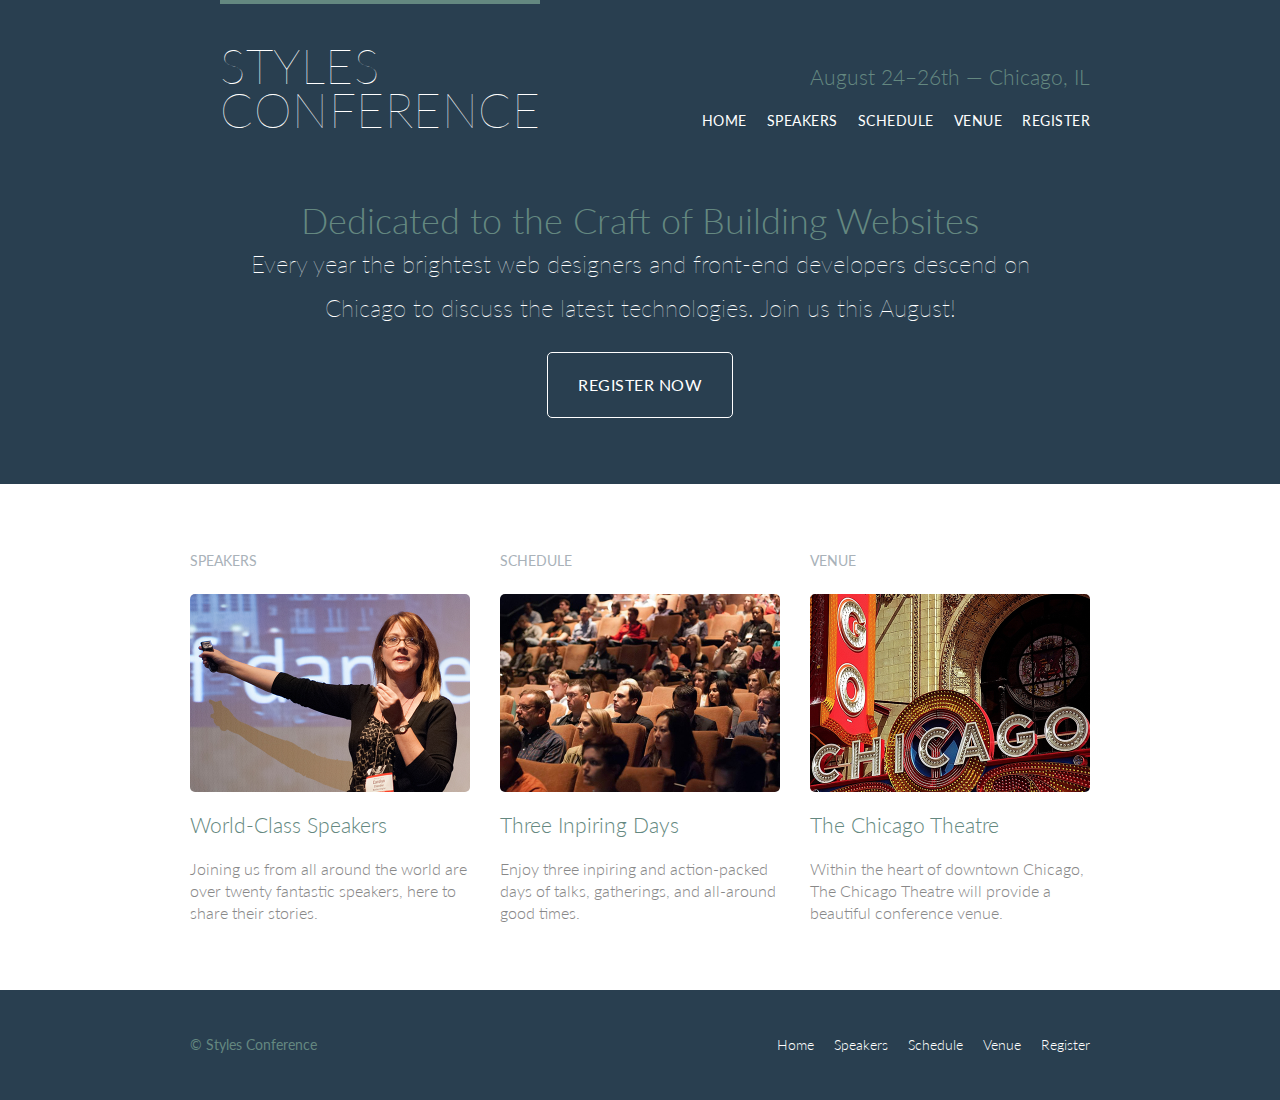
<file: index.html>
<!DOCTYPE html>
<html lang="en">
<head>
  <meta charset="utf-8">
  <title>Styles Conference</title>
  <link rel="stylesheet" href="assets/stylesheets/main.css">
  <link href='https://fonts.googleapis.com/css?family=Lato:400,100,300' rel='stylesheet'>
</head>
<body>
  <header class="primary-header container group">
    <section class="container">
      <h1 class="logo">
        <a href="index.html">Styles <br> Conference</a>
      </h1>
    </section>
    <h3 class="tagline">August 24&ndash;26th &mdash; Chicago, IL</h3>
    <nav class="nav primary-nav">
      <ul>
        <li><a href="index.html">Home</a></li><!--
        --><li><a href="speakers.html">Speakers</a></li><!--
        --><li><a href="schedule.html">Schedule</a></li><!--
        --><li><a href="venue.html">Venue</a></li><!--
        --><li><a href="register.html">Register</a></li>
      </ul>
    </nav>
  </header>
  <section class="hero container">
    <h2>Dedicated to the Craft of Building Websites</h2>
    <p>Every year the brightest web designers and front-end developers descend on Chicago to discuss the latest technologies. Join us this August!</p>
    <a href="register.html" class="btn btn-alt">Register Now</a>
  </section>
  <section class="row">
    <div class="grid">
      <section class="teaser col-1-3">
        <h5>Speakers</h5>
        <a href="speakers.html">
          <img src="assets/images/home/speakers.jpg" alt="Professional Speaker">
          <h3>World-Class Speakers</h3>
        </a>
        <p>Joining us from all around the world are over twenty fantastic speakers, here to share their stories.</p>
      </section><!-- comment to prevent extra white space
      --><section class="teaser col-1-3">
        <h5>Schedule</h5>
        <a href="schedule.html">
          <img src="assets/images/home/schedule.jpg" alt="Schedule">
          <h3>Three Inpiring Days</h3>
        </a>
        <p>Enjoy three inpiring and action-packed days of talks, gatherings, and all-around good times.</p>
      </section><!-- comment to prevent extra white space
      --><section class="teaser col-1-3">
        <h5>Venue</h5>
        <a href="venue.html">
          <img src="assets/images/home/venue.jpg" alt="Venue">
          <h3>The Chicago Theatre</h3>
        </a>
        <p>Within the heart of downtown Chicago, The Chicago Theatre will provide a beautiful conference venue.</p>
      </section>
    </div>
  </section>
  <footer class="container primary-footer group">
    <small>&copy; Styles Conference</small>
    <nav class="nav">
      <ul>
        <li><a href="index.html">Home</a></li><!--
        --><li><a href="speakers.html">Speakers</a></li><!--
        --><li><a href="schedule.html">Schedule</a></li><!--
        --><li><a href="venue.html">Venue</a></li><!--
        --><li><a href="register.html">Register</a></li>
      </ul>
    </nav>
  </footer>
</body>
</html>
</file>
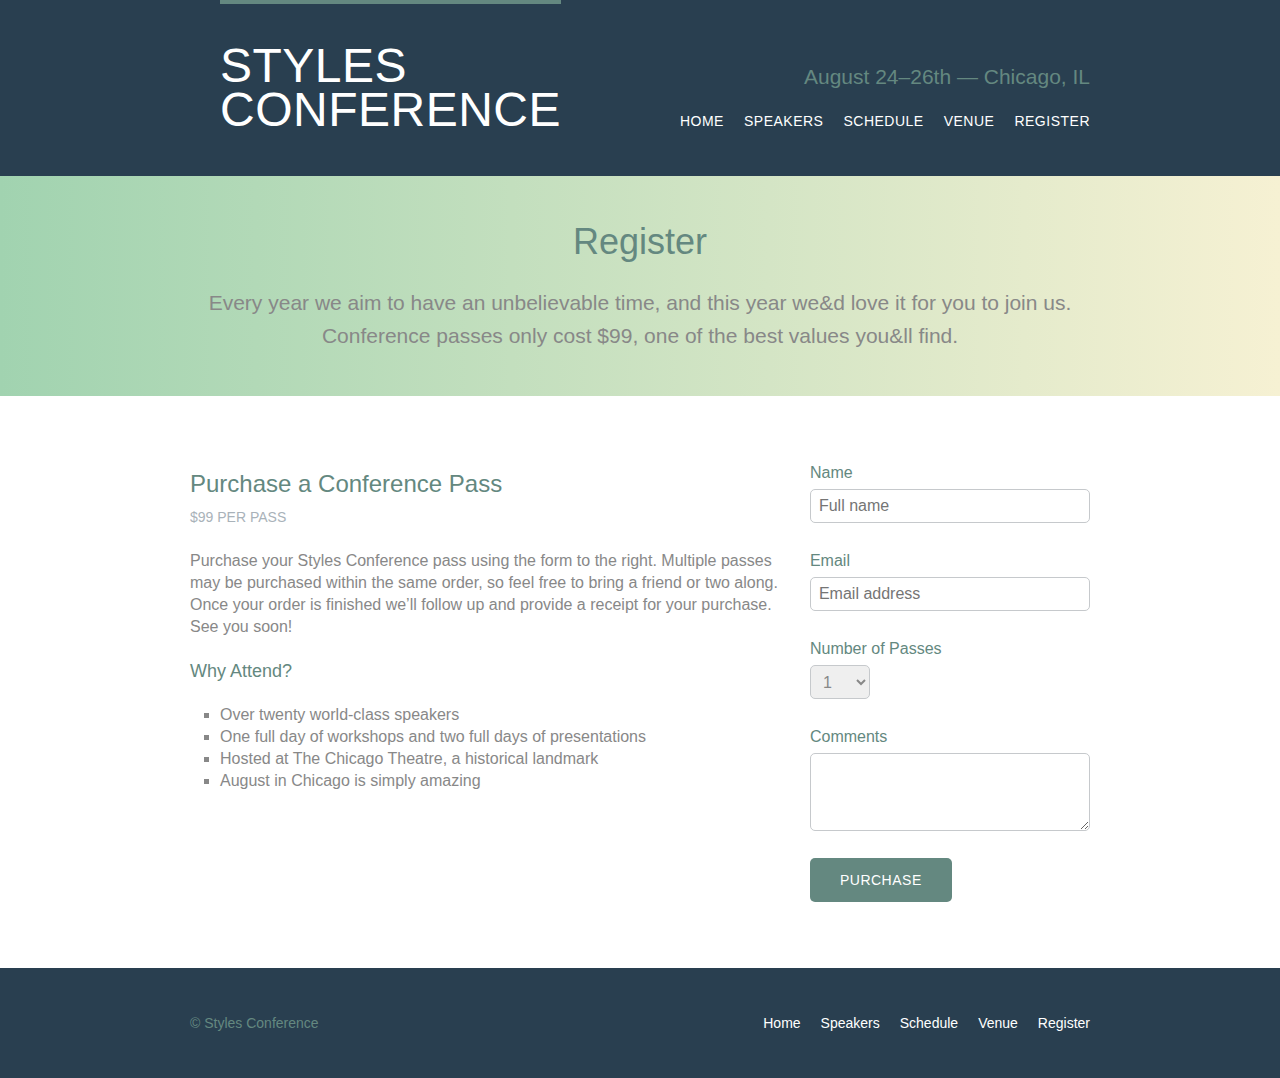
<file: register.html>
<!DOCTYPE html>
<html lang="en">
<head>
  <meta charset="utf-8">
  <title>Styles Conference</title>
  <link rel="stylesheet" href="assets/stylesheets/main.css">
</head>
<body>
  <header class="primary-header container group">
    <section class="container">
      <h1 class="logo">
        <a href="index.html">Styles <br> Conference</a>
      </h1>
    </section>
    <h3 class="tagline">August 24&ndash;26th &mdash; Chicago, IL</h3>
    <nav class="nav primary-nav">
      <ul>
        <li><a href="index.html">Home</a></li><!--
        --><li><a href="speakers.html">Speakers</a></li><!--
        --><li><a href="schedule.html">Schedule</a></li><!--
        --><li><a href="venue.html">Venue</a></li><!--
        --><li><a href="register.html">Register</a></li>
      </ul>
    </nav>
  </header>
  <section class="row-alt">
    <div class="lead container">
      <h1>Register</h1>
      <p>Every year we aim to have an unbelievable time, and this year we&amp;d love it for you to join us. Conference passes only cost $99, one of the best values you&amp;ll find.</p>
    </div>
  </section>
  <section class="row">
    <div class="grid">
      <section class="col-2-3">
        <h2>Purchase a Conference Pass</h2>
        <h5>$99 per Pass</h5>
        <p>Purchase your Styles Conference pass using the form to the right. Multiple passes may be purchased within the same order, so feel free to bring a friend or two along. Once your order is finished we&#8217;ll follow up and provide a receipt for your purchase. See you soon!</p>
        <h4>Why Attend?</h4>
        <ul class="why-attend">
          <li>Over twenty world-class speakers</li>
          <li>One full day of workshops and two full days of presentations</li>
          <li>Hosted at The Chicago Theatre, a historical landmark</li>
          <li>August in Chicago is simply amazing</li>
        </ul>
      </section><!--
      --><form class="col-1-3" action="#" method="post">
        <fieldset class="register-group">
          <label>
            Name
            <input type="text" name="name" placeholder="Full name" required>
          </label>
          <label>
            Email
            <input type="email" name="email" placeholder="Email address" required>
          </label>
          <label>
            Number of Passes
            <select name="quantity" required>
              <option value="1" selected>1</option>
              <option value="2">2</option>
              <option value="3">3</option>
              <option value="4">4</option>
              <option value="5">5</option>
            </select>
          </label>
          <label>
            Comments
            <textarea name="comments"></textarea>
          </label>
        </fieldset>
        <input class="btn btn-default" type="submit" name="submit" value="Purchase">
      </form>
    </div>
  </section>
  <footer class="container primary-footer group">
    <small>&copy; Styles Conference</small>
    <nav class="nav">
      <ul>
        <li><a href="index.html">Home</a></li><!--
        --><li><a href="speakers.html">Speakers</a></li><!--
        --><li><a href="schedule.html">Schedule</a></li><!--
        --><li><a href="venue.html">Venue</a></li><!--
        --><li><a href="register.html">Register</a></li>
      </ul>
    </nav>
  </footer>
</body>
</html>
</file>
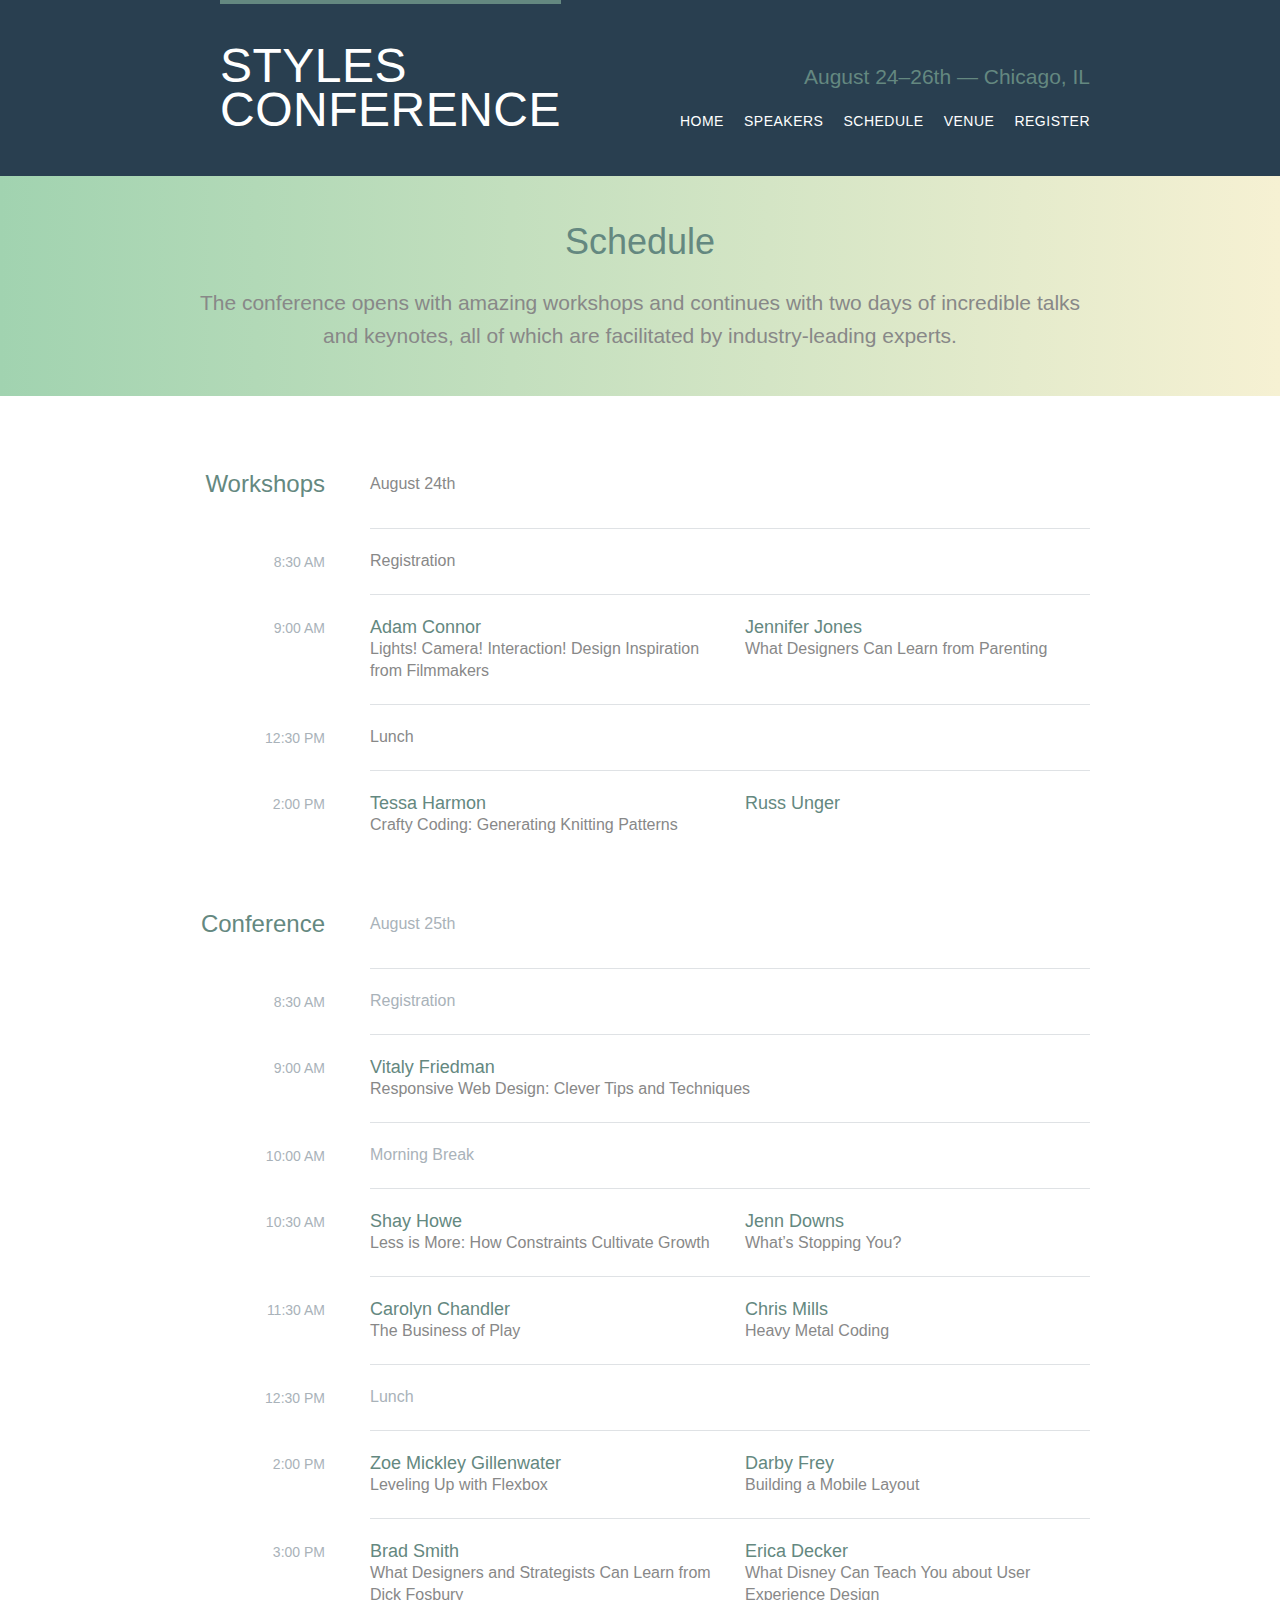
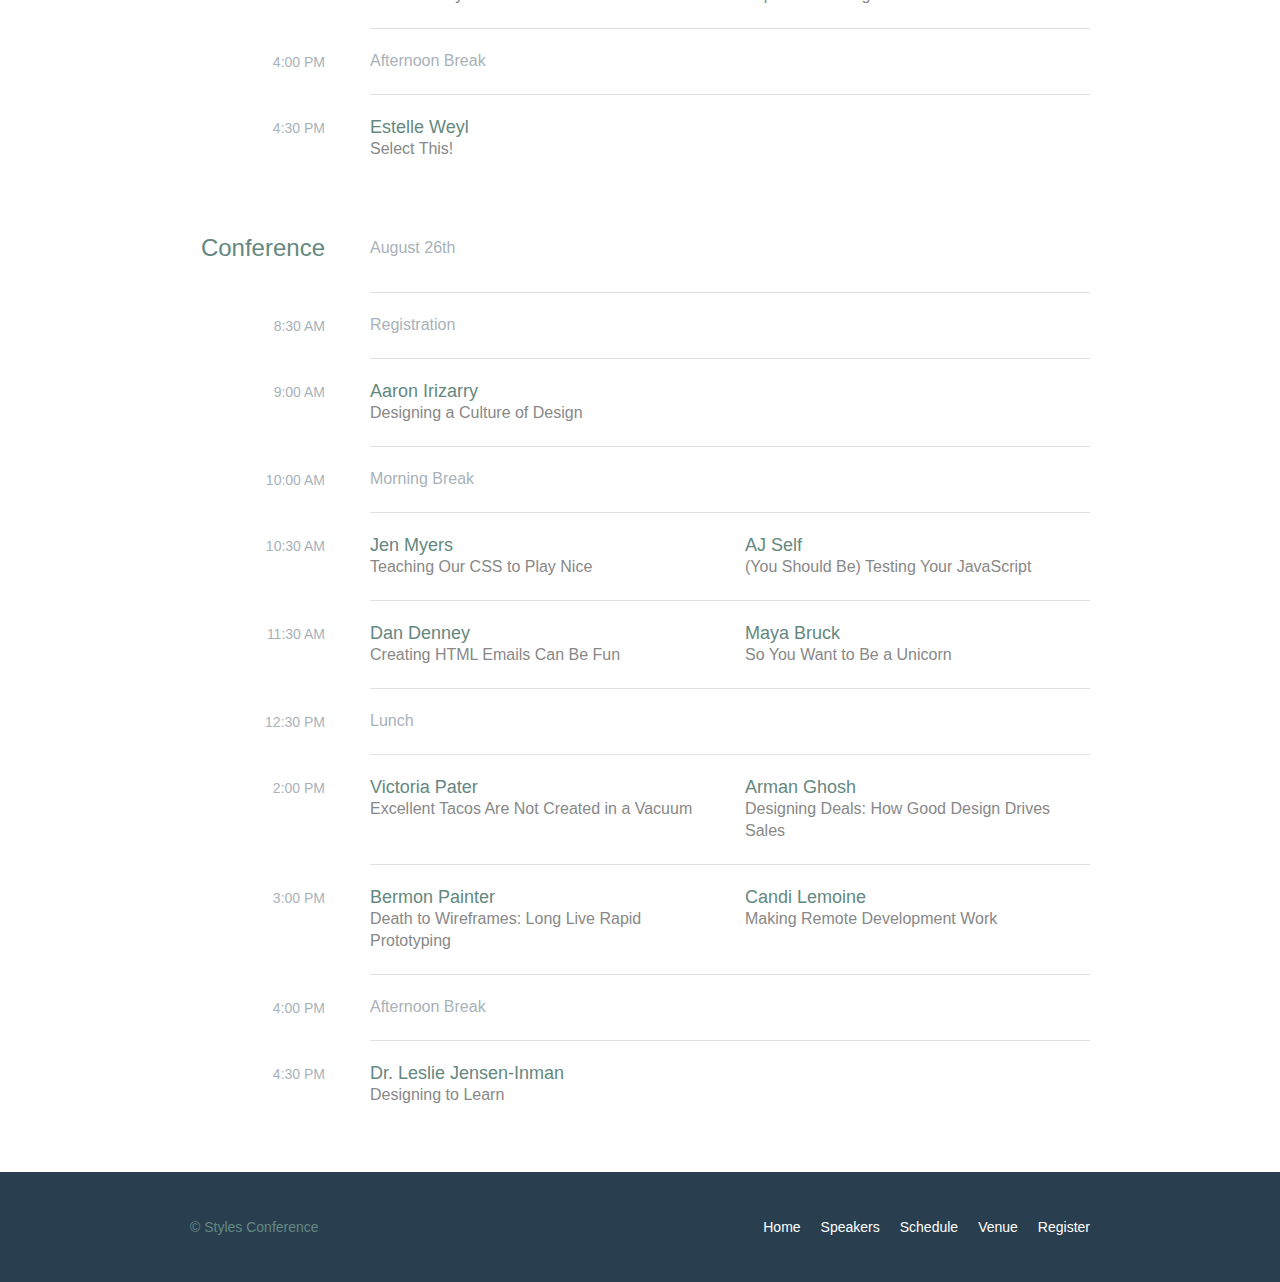
<file: schedule.html>
<!DOCTYPE html>
<html lang="en">
<head>
  <meta charset="utf-8">
  <title>Styles Conference</title>
  <link rel="stylesheet" href="assets/stylesheets/main.css">
</head>
<body>
  <header class="primary-header container group">
    <section class="container">
      <h1 class="logo">
        <a href="index.html">Styles <br> Conference</a>
      </h1>
    </section>
    <h3 class="tagline">August 24&ndash;26th &mdash; Chicago, IL</h3>
    <nav class="nav primary-nav">
      <ul>
        <li><a href="index.html">Home</a></li><!--
        --><li><a href="speakers.html">Speakers</a></li><!--
        --><li><a href="schedule.html">Schedule</a></li><!--
        --><li><a href="venue.html">Venue</a></li><!--
        --><li><a href="register.html">Register</a></li>
      </ul>
    </nav>
  </header>
    <section class="row-alt">
    <div class="lead container">
      <h1>Schedule</h1>
      <p>The conference opens with amazing workshops and continues with two days of incredible talks and keynotes, all of which are facilitated by industry-leading experts.</p>
    </div>
  </section>
  <section class="row">
    <div class="container">
      <table>
        <thead>
          <tr>
            <th scope="row">
              Workshops
            </th>
            <td colspan="2">
              August 24th
            </td>
          </tr>
        </thead>
        <tbody>
          <tr>
            <th scope="row">
              <time datetime="08:30:00">8:30 AM</time>
            </th>
            <td colspan="2">
              Registration
            </td>
          </tr>
          <tr>
            <th scope="row">
              <time datetime="09:00:00">9:00 AM</time>
            </th>
            <td>
              <a href="speakers.html#adam-connor">
                <h4>Adam Connor</h4>
                Lights! Camera! Interaction! Design Inspiration from Filmmakers
              </a>
            </td>
            <td>
              <a href="speakers.html#jennifer-jones">
                <h4>Jennifer Jones</h4>
                What Designers Can Learn from Parenting
              </a>
            </td>
          </tr>
          <tr>
            <th scope="row">
              <time datetime="12:30:00">12:30 PM</time>
            </th>
            <td colspan="2">
              Lunch
            </td>
          </tr>
          <tr>
            <th scope="row">
              <time datetime="14:00:00">2:00 PM</time>
            </th>
            <td>
              <a href="speakers.html#tessa-harmon">
                <h4>Tessa Harmon</h4>
                Crafty Coding: Generating Knitting Patterns
              </a>
            </td>
            <td>
              <a href="speakers.html#russ-unger">
                <h4>Russ Unger</h4>
              </a>
            </td>
          </tr>
        </tbody>
      </table>
      <table>
        <thead>
          <tr>
            <th scope="row">
              Conference
            </th>
            <td class="schedule-offset" colspan="2">
              August 25th
            </td>
          </tr>
        </thead>
        <tbody>
          <tr>
            <th scope="row">
              <time datetime="08:30:00">8:30 AM</time>
            </th>
            <td class="schedule-offset" colspan="2">
              Registration
            </td>
          </tr>
          <tr>
            <th scope="row">
              <time datetime="09:00:00">9:00 AM</time>
            </th>
            <td colspan="2">
              <a href="speakers.html#vitaly-friedman">
                <h4>Vitaly Friedman</h4>
                Responsive Web Design: Clever Tips and Techniques
              </a>
            </td>
          </tr>
          <tr>
            <th scope="row">
              <time datetime="10:00:00">10:00 AM</time>
            </th>
            <td class="schedule-offset" colspan="2">
              Morning Break
            </td>
          </tr>
          <tr>
            <th scope="row">
              <time datetime="10:30:00">10:30 AM</time>
            </th>
            <td>
              <a href="speakers.html#shay-howe">
                <h4>Shay Howe</h4>
                Less is More: How Constraints Cultivate Growth
              </a>
            </td>
            <td>
              <a href="speakers.html#jenn-downs">
                <h4>Jenn Downs</h4>
                What&#8217;s Stopping You?
              </a>
            </td>
          </tr>
          <tr>
            <th scope="row">
              <time datetime="11:30:00">11:30 AM</time>
            </th>
            <td>
              <a href="speakers.html#carolyn-chandler">
                <h4>Carolyn Chandler</h4>
                The Business of Play
              </a>
            </td>
            <td>
              <a href="speakers.html#chris-mills">
                <h4>Chris Mills</h4>
                Heavy Metal Coding
              </a>
            </td>
          </tr>
          <tr>
            <th scope="row">
              <time datetime="12:30:00">12:30 PM</time>
            </th>
            <td class="schedule-offset" colspan="2">
              Lunch
            </td>
          </tr>
          <tr>
            <th scope="row">
              <time datetime="14:00">2:00 PM</time>
            </th>
            <td>
              <a href="speakers.html#zoe-mickley-gillenwater">
                <h4>Zoe Mickley Gillenwater</h4>
                Leveling Up with Flexbox
              </a>
            </td>
            <td>
              <a href="speakers.html#darby-frey">
                <h4>Darby Frey</h4>
                Building a Mobile Layout
              </a>
            </td>
          </tr>
          <tr>
            <th scope="row">
              <time datetime="15:00:00">3:00 PM</time>
            </th>
            <td>
              <a href="speakers.html#brad-smith">
                <h4>Brad Smith</h4>
                What Designers and Strategists Can Learn from Dick Fosbury
              </a>
            </td>
            <td>
              <a href="speakers.html#erica-decker">
                <h4>Erica Decker</h4>
                What Disney Can Teach You about User Experience Design
              </a>
            </td>
          </tr>
          <tr>
            <th scope="row">
              <time datetime="16:00:00">4:00 PM</time>
            </th>
            <td class="schedule-offset" colspan="2">
              Afternoon Break
            </td>
          </tr>
          <tr>
            <th scope="row">
              <time datetime="16:30:00">4:30 PM</time>
            </th>
            <td colspan="2">
              <a href="speakers.html#estelle-weyl">
                <h4>Estelle Weyl</h4>
                Select This!
              </a>
            </td>
          </tr>
        </tbody>
      </table>
      <table>
        <thead>
          <tr>
            <th scope="row">
              Conference
            </th>
            <td class="schedule-offset" colspan="2">
              August 26th
            </td>
          </tr>
        </thead>
        <tbody>
          <tr>
            <th scope="row">
              <time datetime="08:30:00">8:30 AM</time>
            </th>
            <td class="schedule-offset" colspan="2">
              Registration
            </td>
          </tr>
          <tr>
            <th scope="row">
              <time datetime="09:00:00">9:00 AM</time>
            </th>
            <td colspan="2">
              <a href="speakers.html#aaron-irizarry">
                <h4>Aaron Irizarry</h4>
                Designing a Culture of Design
              </a>
            </td>
          </tr>
          <tr>
            <th scope="row">
              <time datetime="10:00:00">10:00 AM</time>
            </th>
            <td class="schedule-offset" colspan="2">
              Morning Break
            </td>
          </tr>
          <tr>
            <th scope="row">
              <time datetime="10:30:00">10:30 AM</time>
            </th>
            <td>
              <a href="speakers.html#jen-myers">
                <h4>Jen Myers</h4>
                Teaching Our CSS to Play Nice
              </a>
            </td>
            <td>
              <a href="speakers.html#aj-self">
                <h4>AJ Self</h4>
                (You Should Be) Testing Your JavaScript
              </a>
            </td>
          </tr>
          <tr>
            <th scope="row">
              <time datetime="11:30:00">11:30 AM</time>
            </th>
            <td>
              <a href="speakers.html#dan-denney">
                <h4>Dan Denney</h4>
                Creating HTML Emails Can Be Fun
              </a>
            </td>
            <td>
              <a href="speakers.html#maya-bruck">
                <h4>Maya Bruck</h4>
                So You Want to Be a Unicorn
              </a>
            </td>
          </tr>
          <tr>
            <th scope="row">
              <time datetime="12:30:00">12:30 PM</time>
            </th>
            <td class="schedule-offset" colspan="2">
              Lunch
            </td>
          </tr>
          <tr>
            <th scope="row">
              <time datetime="14:00">2:00 PM</time>
            </th>
            <td>
              <a href="speakers.html#victoria-pater">
                <h4>Victoria Pater</h4>
                Excellent Tacos Are Not Created in a Vacuum
              </a>
            </td>
            <td>
              <a href="speakers.html#arman-ghosh">
                <h4>Arman Ghosh</h4>
                Designing Deals: How Good Design Drives Sales
              </a>
            </td>
          </tr>
          <tr>
            <th scope="row">
              <time datetime="15:00:00">3:00 PM</time>
            </th>
            <td>
              <a href="speakers.html#bermon-painter">
                <h4>Bermon Painter</h4>
                Death to Wireframes: Long Live Rapid Prototyping
              </a>
            </td>
            <td>
              <a href="speakers.html#candi-lemoine">
                <h4>Candi Lemoine</h4>
                Making Remote Development Work
              </a>
            </td>
          </tr>
          <tr>
            <th scope="row">
              <time datetime="16:00:00">4:00 PM</time>
            </th>
            <td class="schedule-offset" colspan="2">
              Afternoon Break
            </td>
          </tr>
          <tr>
            <th scope="row">
              <time datetime="16:30:00">4:30 PM</time>
            </th>
            <td colspan="2">
              <a href="speakers.html#leslie-jensen-inman">
                <h4>Dr. Leslie Jensen-Inman</h4>
                Designing to Learn
              </a>
            </td>
          </tr>
        </tbody>
      </table>
    </div>
  </section>
  <footer class="container primary-footer group">
    <small>&copy; Styles Conference</small>
    <nav class="nav">
      <ul>
        <li><a href="index.html">Home</a></li><!--
        --><li><a href="speakers.html">Speakers</a></li><!--
        --><li><a href="schedule.html">Schedule</a></li><!--
        --><li><a href="venue.html">Venue</a></li><!--
        --><li><a href="register.html">Register</a></li>
      </ul>
    </nav>
  </footer>
</body>
</html>
</file>
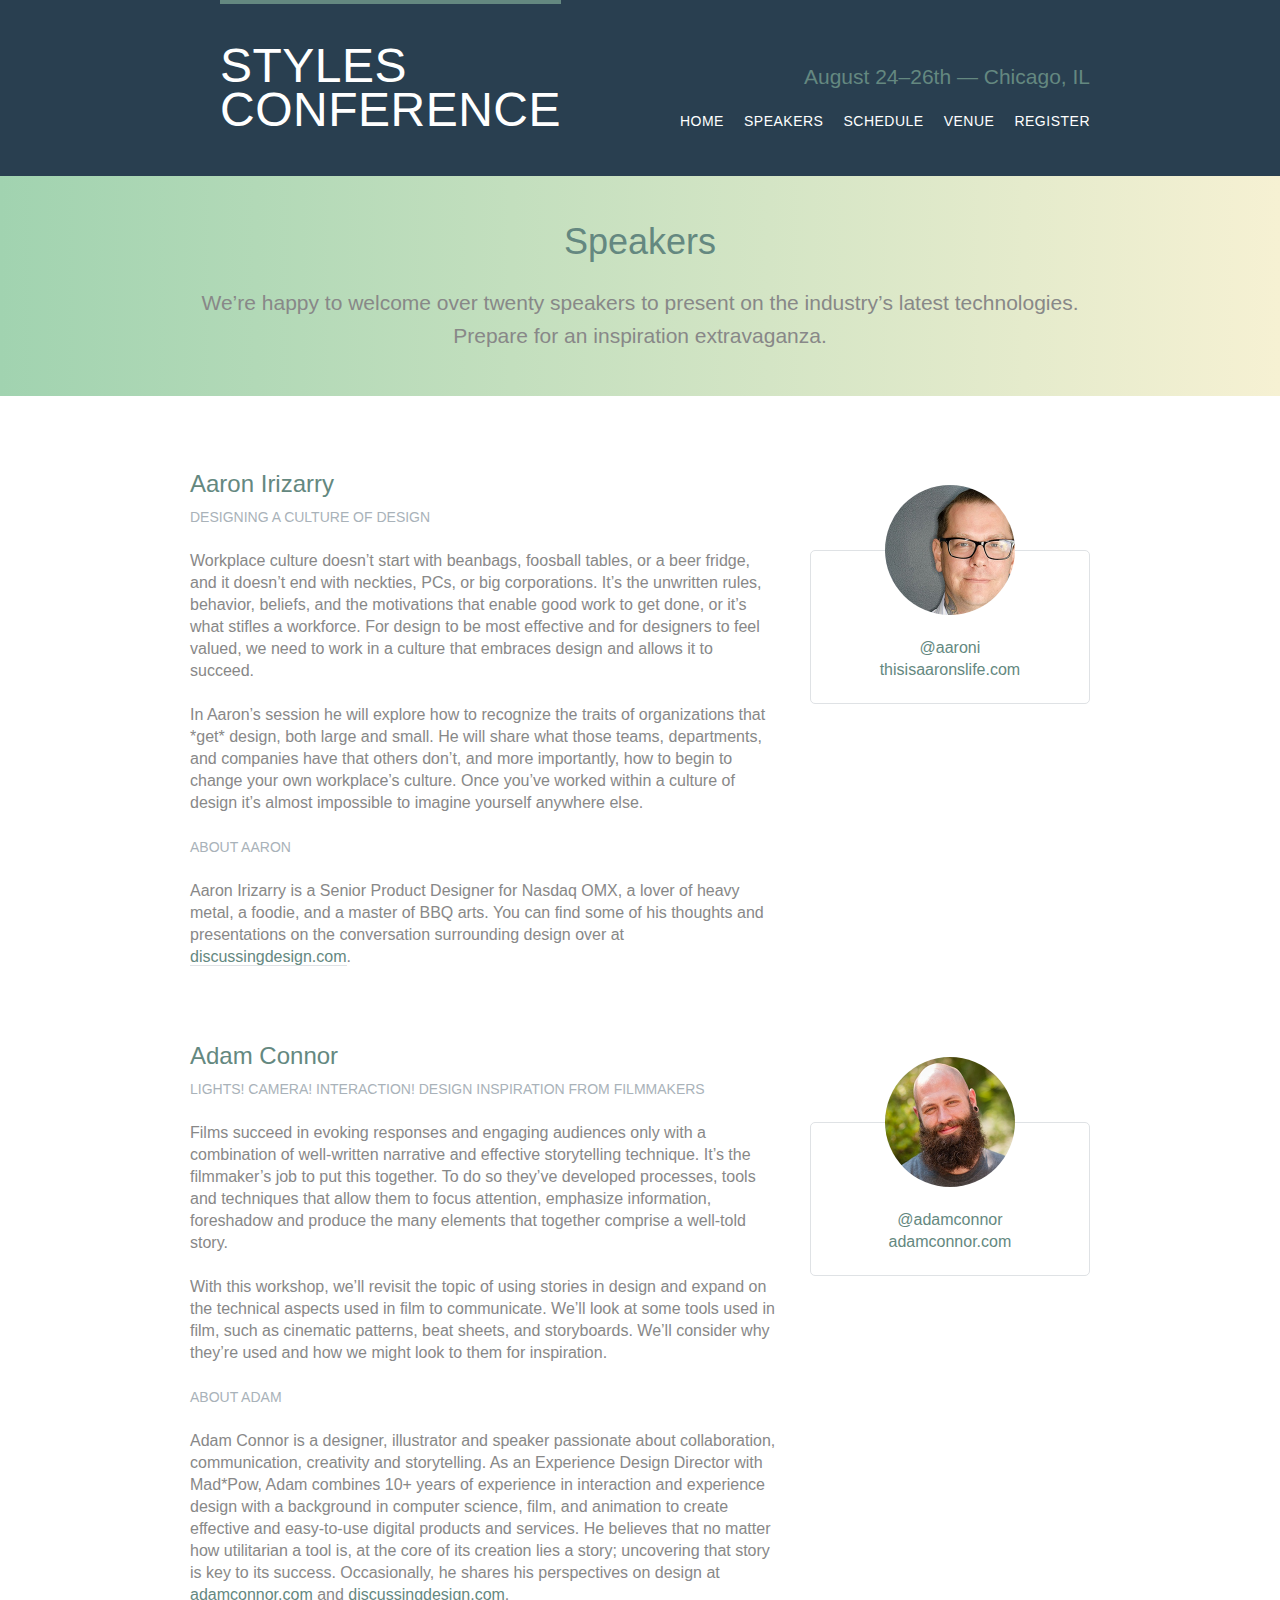
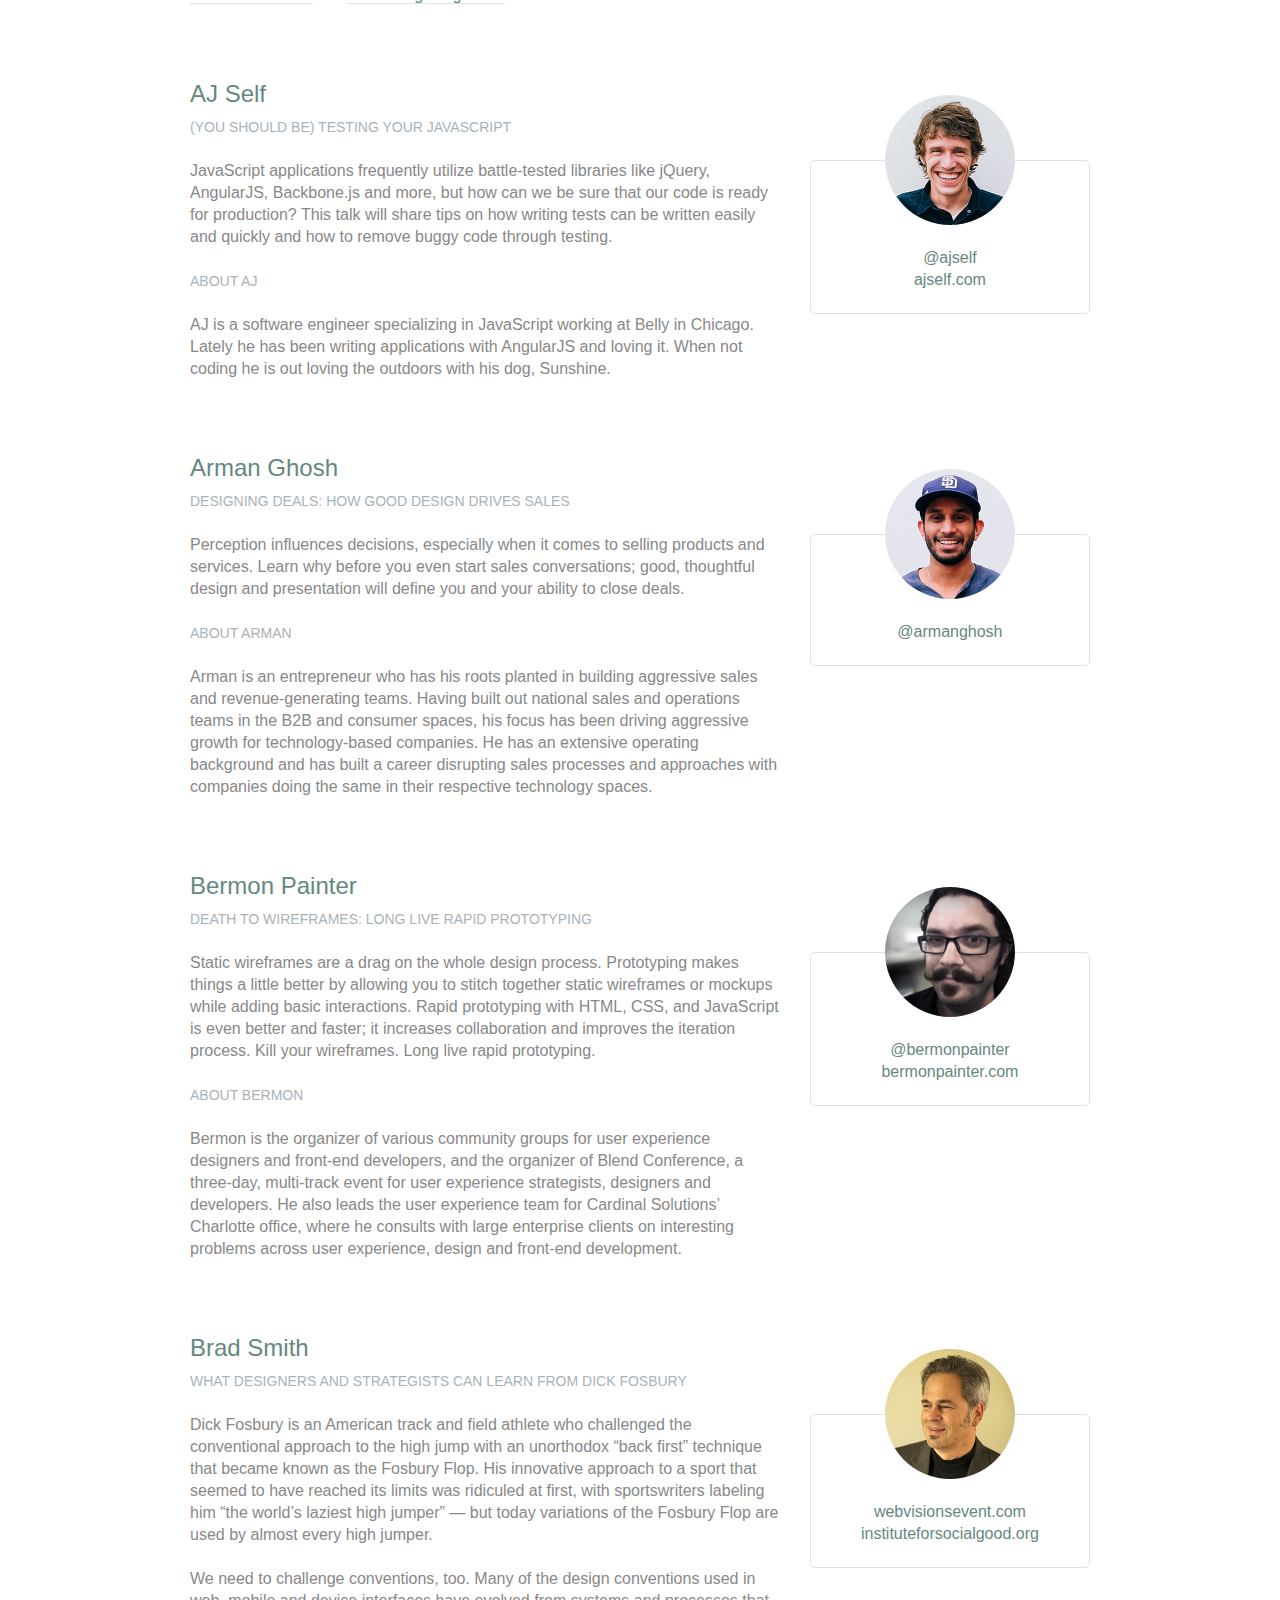
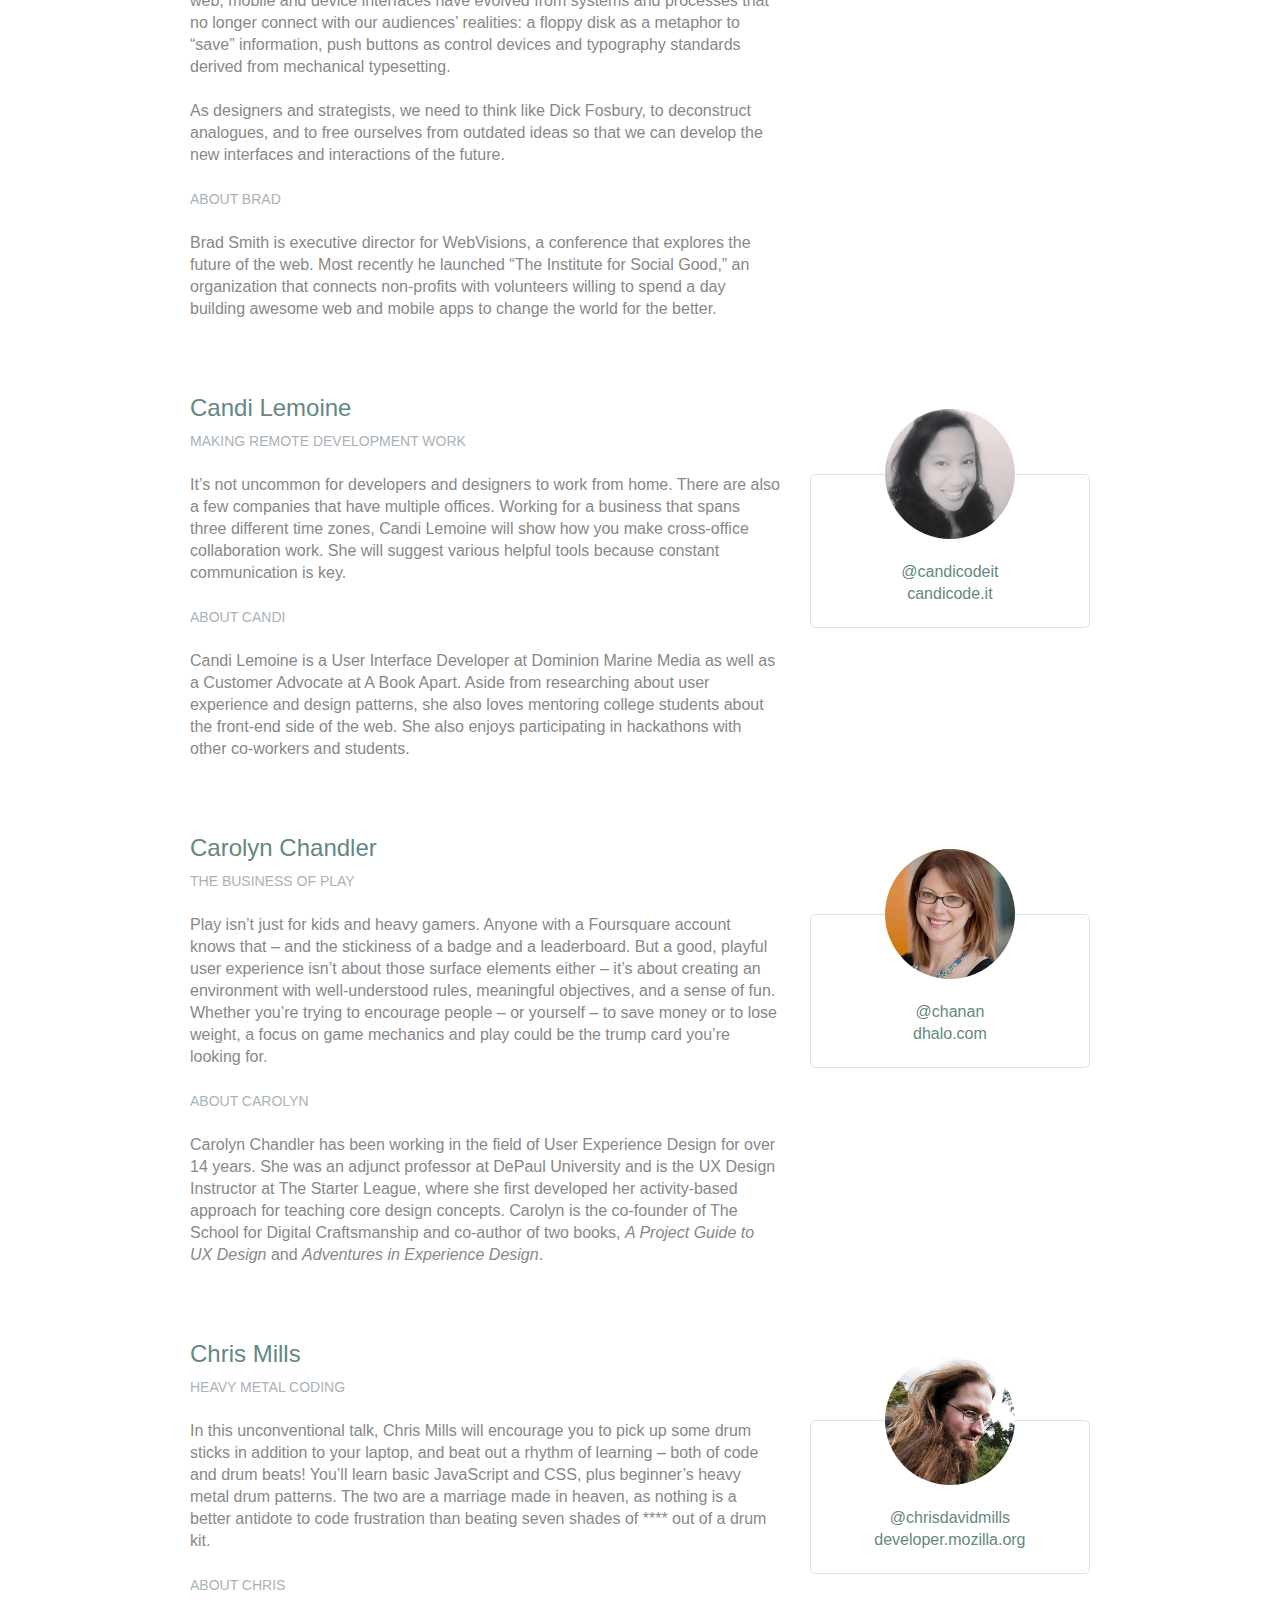
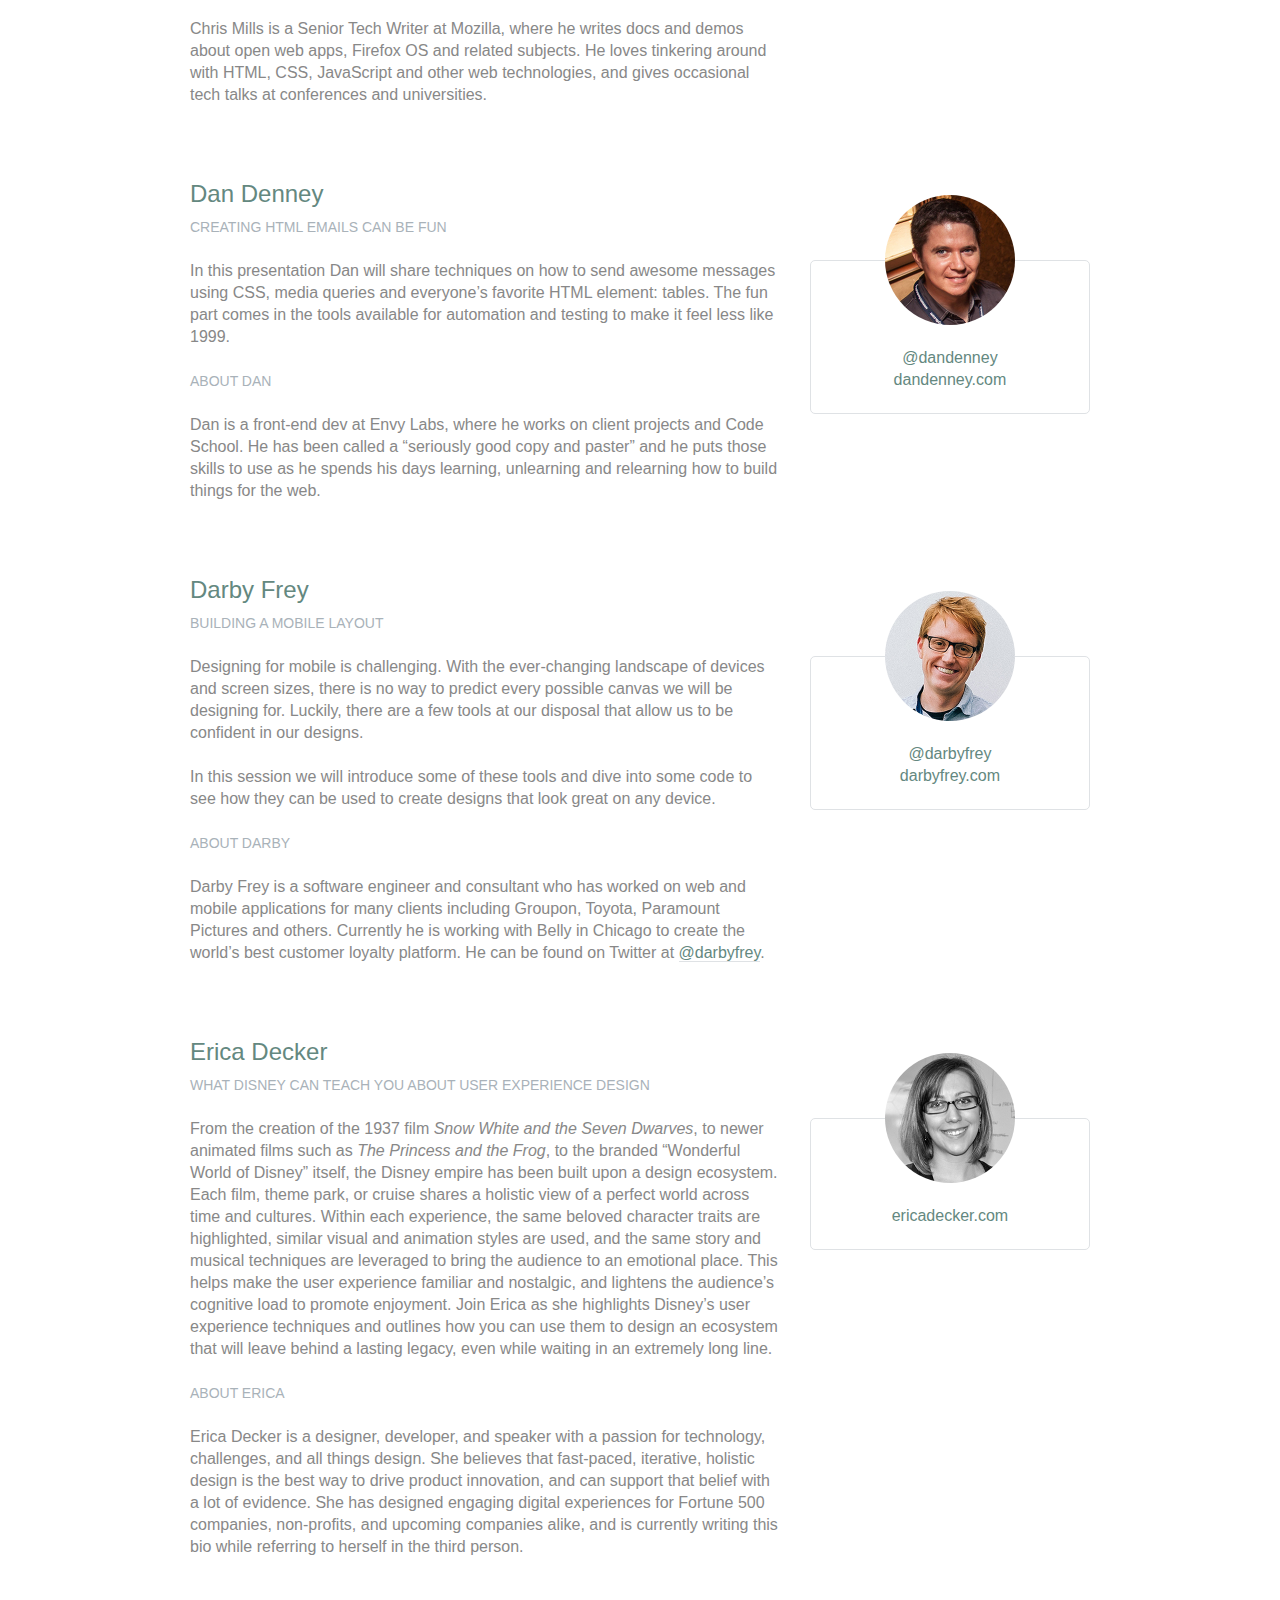
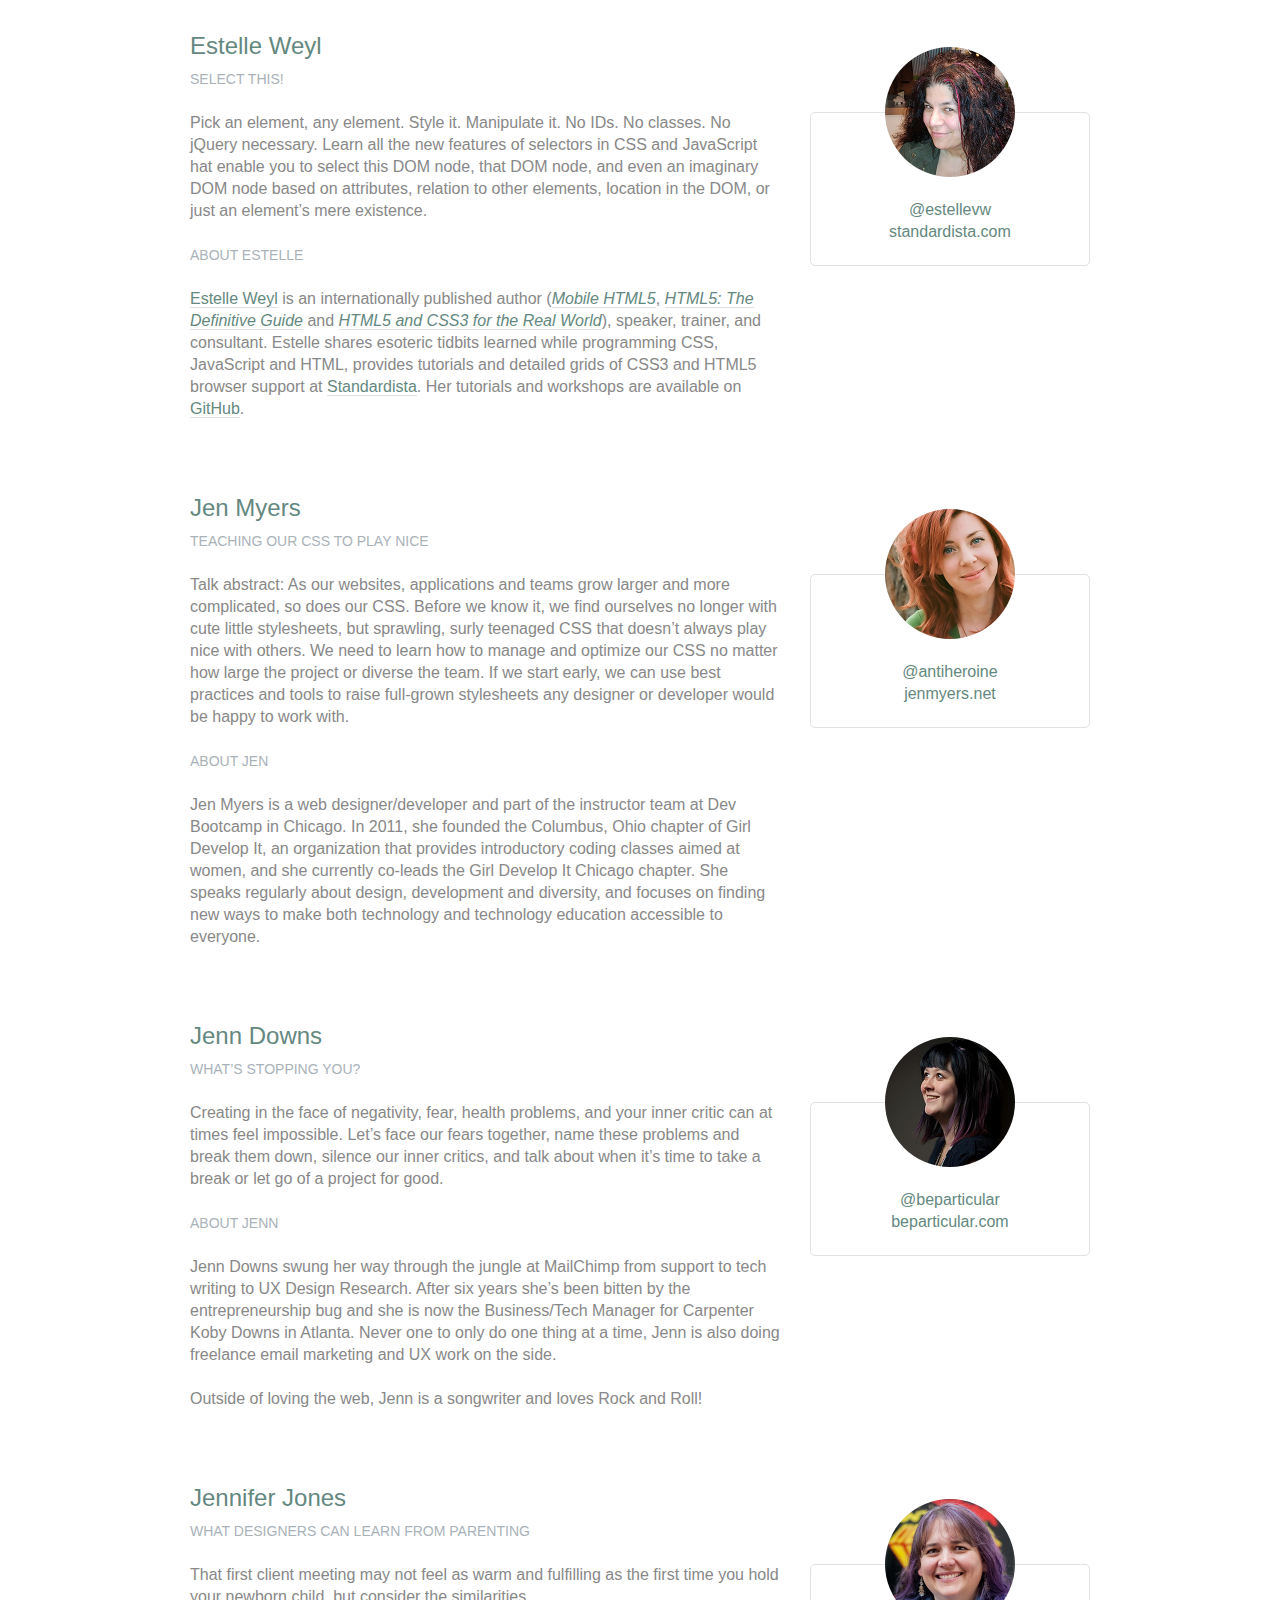
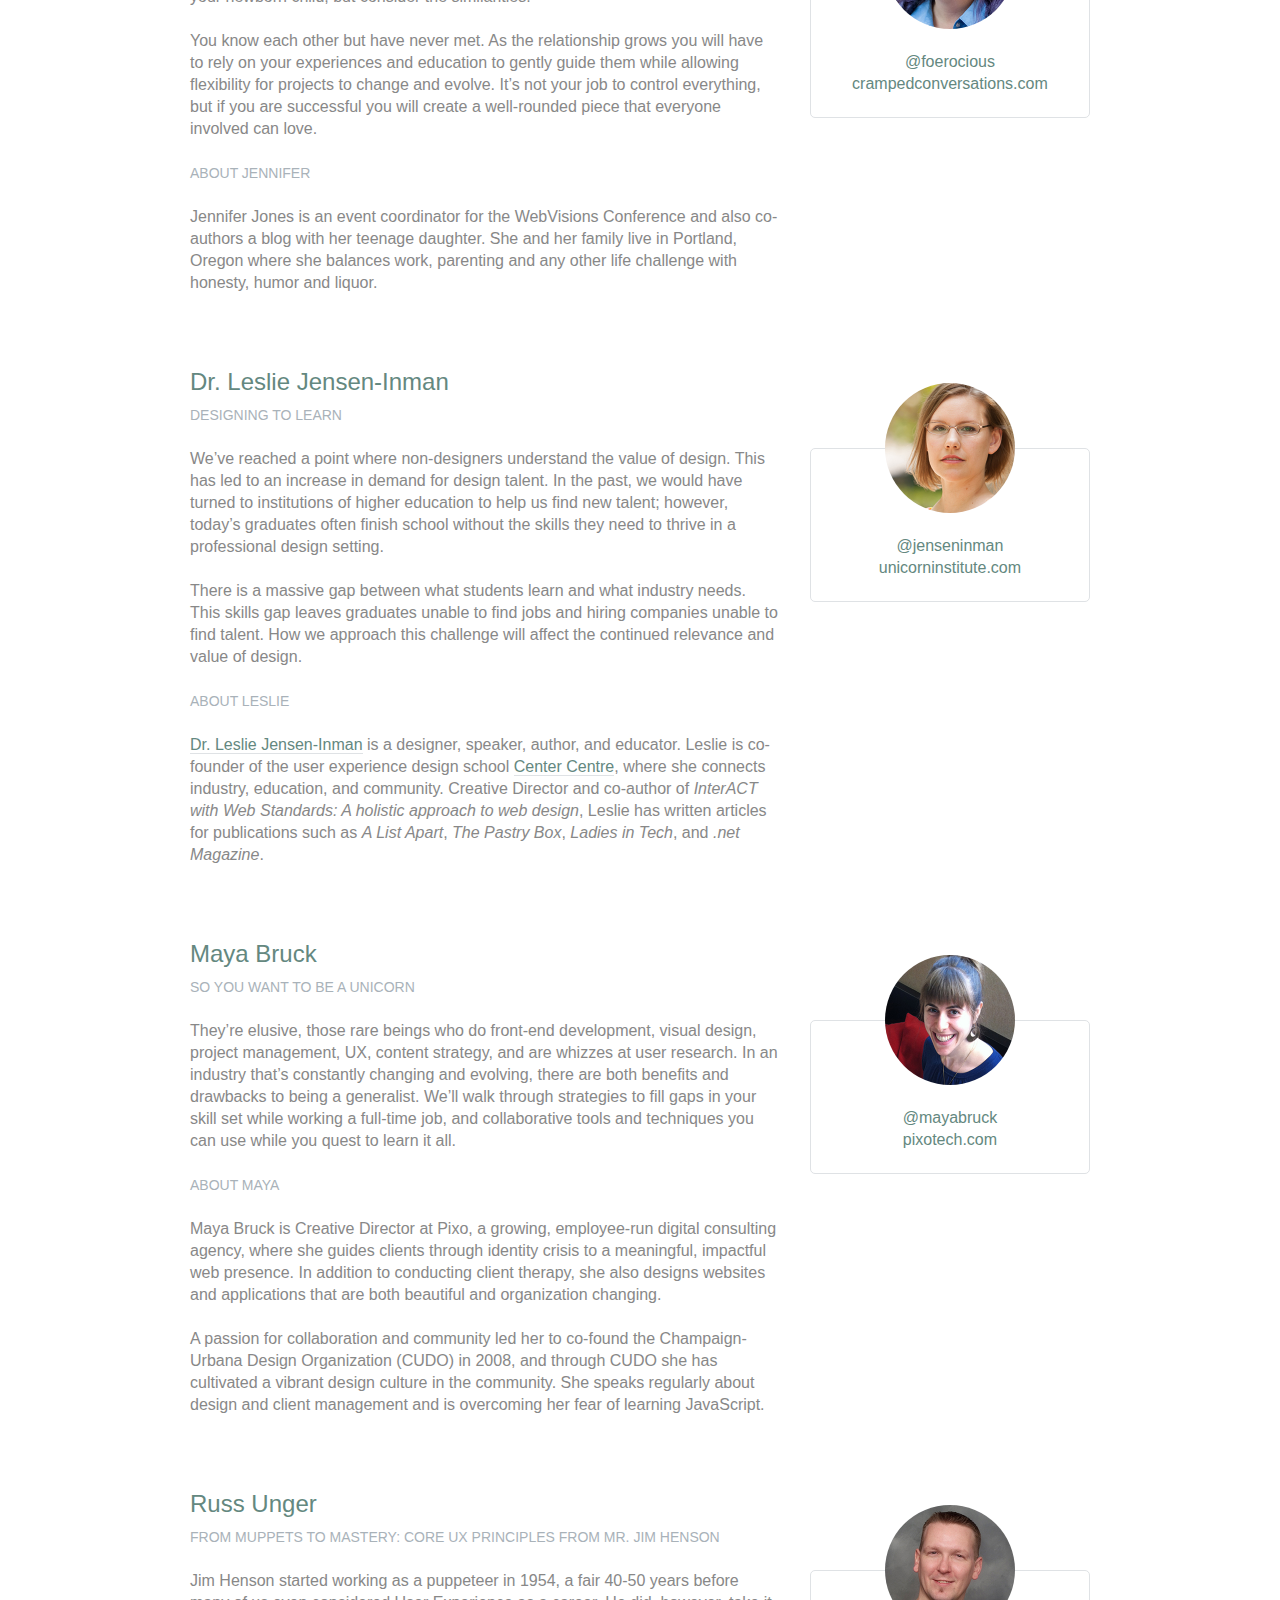
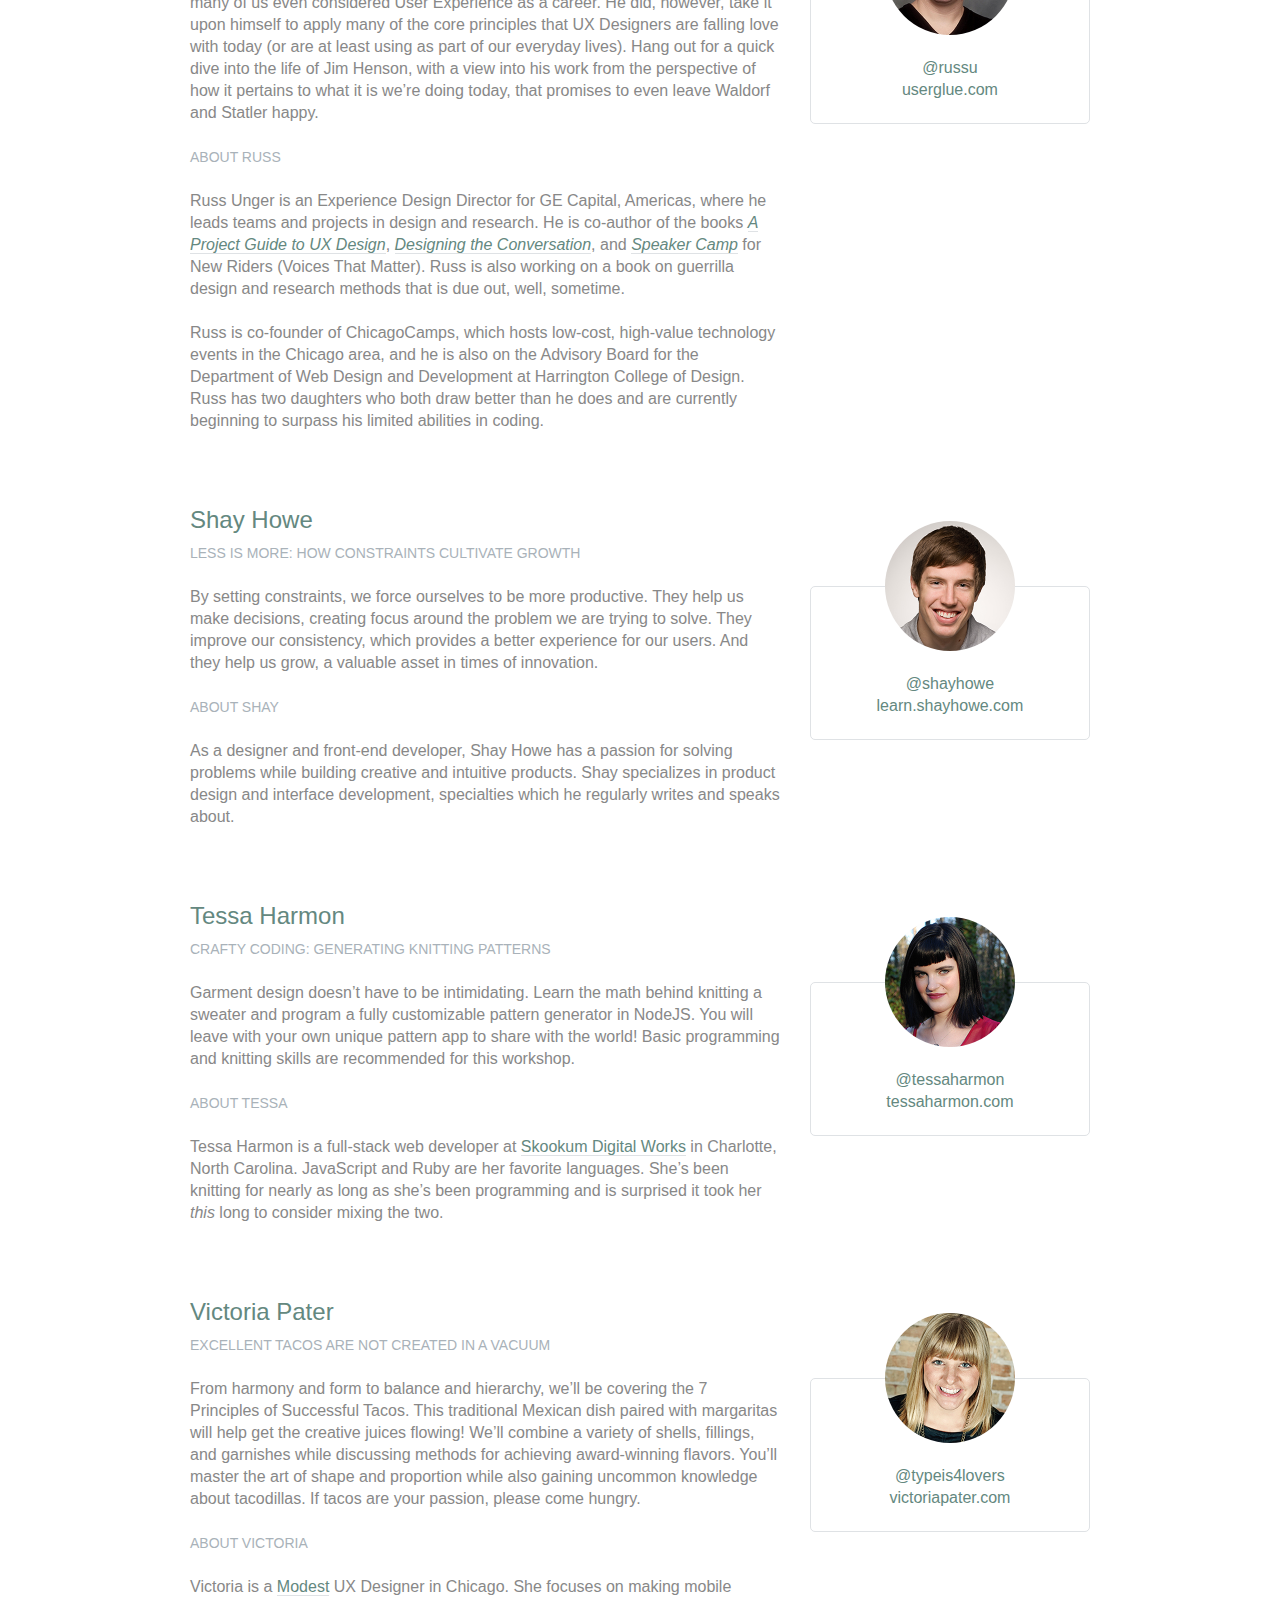
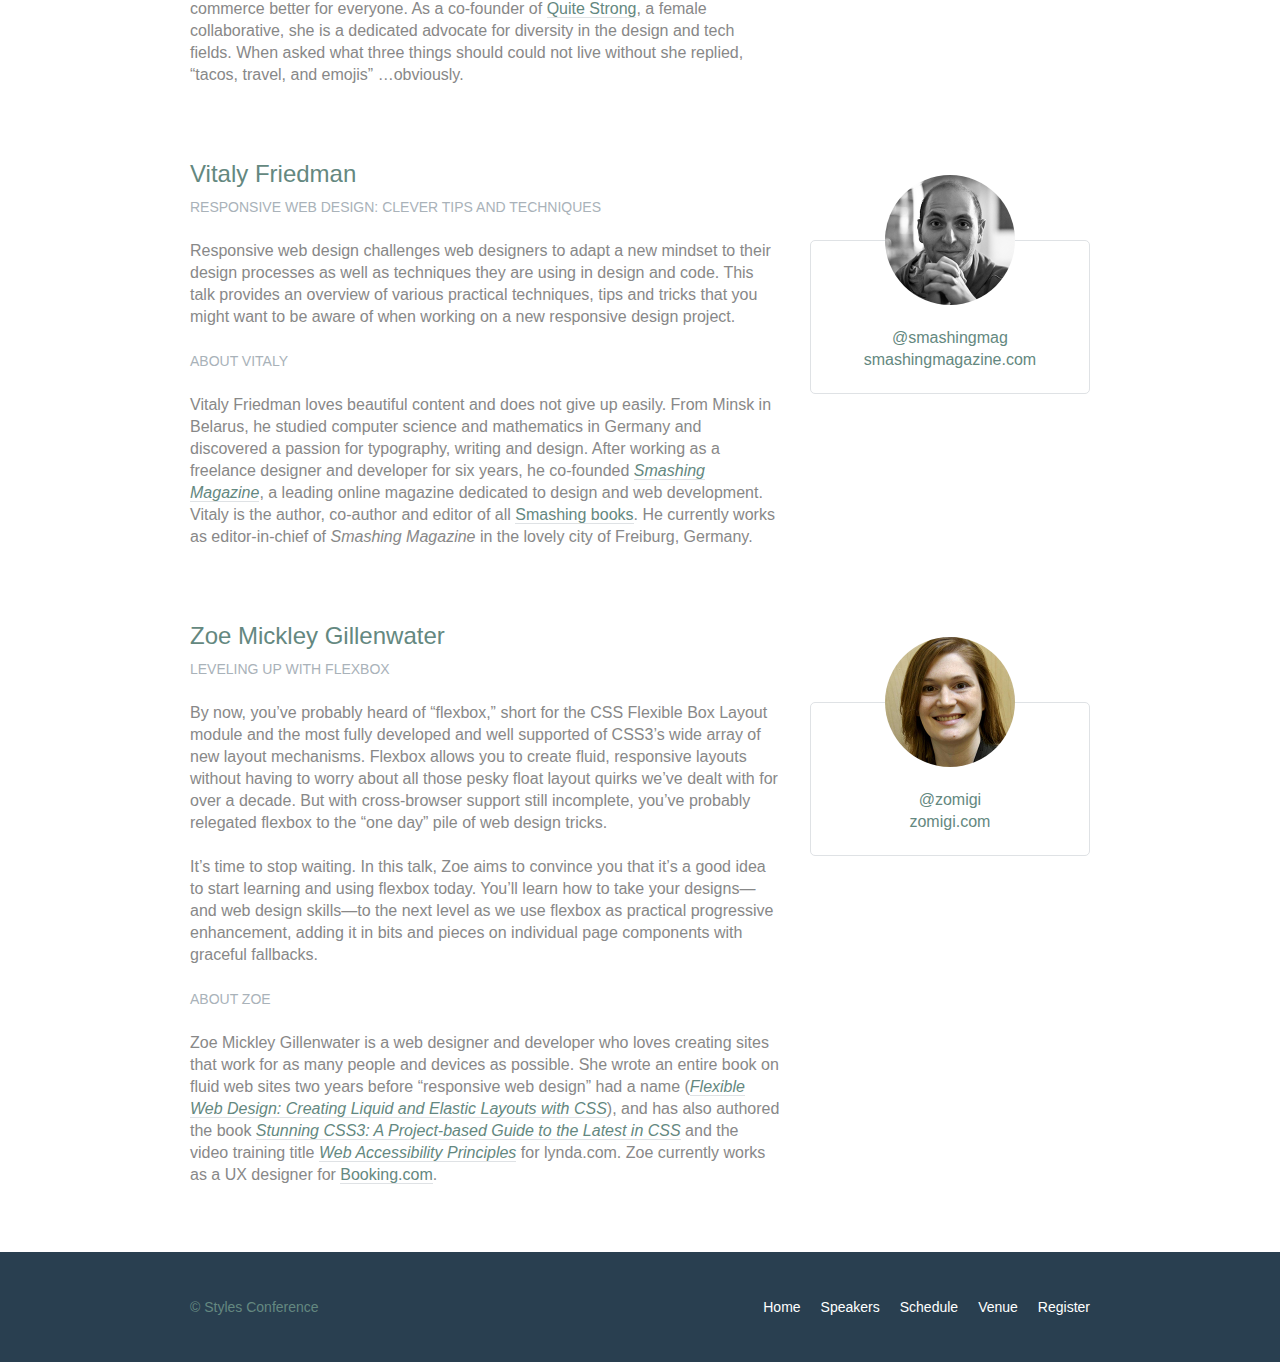
<file: speakers.html>
<!DOCTYPE htminsl>
<html lang="en">
<head>
  <meta charset="utf-8">
  <title>Styles Conference</title>
  <link rel="stylesheet" href="assets/stylesheets/main.css">
</head>
<body>
  <header class="primary-header container group">
    <section class="container">
      <h1 class="logo">
        <a href="index.html">Styles <br> Conference</a>
      </h1>
    </section>
    <h3 class="tagline">August 24&ndash;26th &mdash; Chicago, IL</h3>
    <nav class="nav primary-nav">
      <ul>
        <li><a href="index.html">Home</a></li><!--
        --><li><a href="speakers.html">Speakers</a></li><!--
        --><li><a href="schedule.html">Schedule</a></li><!--
        --><li><a href="venue.html">Venue</a></li><!--
        --><li><a href="register.html">Register</a></li>
      </ul>
    </nav>
  </header>
  <section class="row-alt">
    <div class="lead container">
      <h1>Speakers</h1>
      <p>We&#8217;re happy to welcome over twenty speakers to present on the industry&#8217;s latest technologies. Prepare for an inspiration extravaganza.</p>
    </div>
  </section>
  <section class="row">
    <div class="grid">

      <!-- Aaron Irizarry -->

      <section class="speaker" id="aaron-irizarry">

        <div class="col-2-3">

          <h2>Aaron Irizarry</h2>
          <h5>Designing a Culture of Design</h5>

          <p>Workplace culture doesn&#8217;t start with beanbags, foosball tables, or a beer fridge, and it doesn&#8217;t end with neckties, PCs, or big corporations. It&#8217;s the unwritten rules, behavior, beliefs, and the motivations that enable good work to get done, or it&#8217;s what stifles a workforce. For design to be most effective and for designers to feel valued, we need to work in a culture that embraces design and allows it to succeed.</p>

          <p>In Aaron&#8217;s session he will explore how to recognize the traits of organizations that *get* design, both large and small. He will share what those teams, departments, and companies have that others don&#8217;t, and more importantly, how to begin to change your own workplace&#8217;s culture. Once you&#8217;ve worked within a culture of design it&#8217;s almost impossible to imagine yourself anywhere else.</p>

          <h5>About Aaron</h5>

          <p>Aaron Irizarry is a Senior Product Designer for Nasdaq OMX, a lover of heavy metal, a foodie, and a master of BBQ arts. You can find some of his thoughts and presentations on the conversation surrounding design over at <a href="http://www.discussingdesign.com/">discussingdesign.com</a>.</p>

        </div><!--

        --><aside class="col-1-3">
          <div class="speaker-info">

            <img src="assets/images/speakers/aaron-irizarry.jpg" alt="Aaron Irizarry">

            <ul>
              <li><a href="https://twitter.com/aaroni">@aaroni</a></li>
              <li><a href="http://www.thisisaaronslife.com/">thisisaaronslife.com</a></li>
            </ul>

          </div>
        </aside>

      </section>

      <!-- Adam Connor -->

      <section class="speaker" id="adam-connor">

        <div class="col-2-3">

          <h2>Adam Connor</h2>
          <h5>Lights! Camera! Interaction! Design Inspiration from Filmmakers</h5>

          <p>Films succeed in evoking responses and engaging audiences only with a combination of well-written narrative and effective storytelling technique. It&#8217;s the filmmaker&#8217;s job to put this together. To do so they&#8217;ve developed processes, tools and techniques that allow them to focus attention, emphasize information, foreshadow and produce the many elements that together comprise a well-told story.</p>

          <p>With this workshop, we&#8217;ll revisit the topic of using stories in design and expand on the technical aspects used in film to communicate. We&#8217;ll look at some tools used in film, such as cinematic patterns, beat sheets, and storyboards. We&#8217;ll consider why they&#8217;re used and how we might look to them for inspiration.</p>

          <h5>About Adam</h5>

          <p>Adam Connor is a designer, illustrator and speaker passionate about collaboration, communication, creativity and storytelling. As an Experience Design Director with Mad*Pow, Adam combines 10+ years of experience in interaction and experience design with a background in computer science, film, and animation to create effective and easy-to-use digital products and services. He believes that no matter how utilitarian a tool is, at the core of its creation lies a story; uncovering that story is key to its success. Occasionally, he shares his perspectives on design at <a href="http://adamconnor.com/">adamconnor.com</a> and <a href="http://www.discussingdesign.com/">discussingdesign.com</a>.</p>

        </div><!--

        --><aside class="col-1-3">
          <div class="speaker-info">

            <img src="assets/images/speakers/adam-connor.jpg" alt="Adam Connor">

            <ul>
              <li><a href="https://twitter.com/adamconnor">@adamconnor</a></li>
              <li><a href="http://adamconnor.com/">adamconnor.com</a></li>
            </ul>

          </div>
        </aside>

      </section>

      <!-- AJ Self -->

      <section class="speaker" id="aj-self">

        <div class="col-2-3">

          <h2>AJ Self</h2>
          <h5>(You Should Be) Testing Your JavaScript</h5>

          <p>JavaScript applications frequently utilize battle-tested libraries like jQuery, AngularJS, Backbone.js and more, but how can we be sure that our code is ready for production? This talk will share tips on how writing tests can be written easily and quickly and how to remove buggy code through testing.</p>

          <h5>About AJ</h5>

          <p>AJ is a software engineer specializing in JavaScript working at Belly in Chicago. Lately he has been writing applications with AngularJS and loving it. When not coding he is out loving the outdoors with his dog, Sunshine.</p>

        </div><!--

        --><aside class="col-1-3">
          <div class="speaker-info">

            <img src="assets/images/speakers/aj-self.jpg" alt="AJ Self">

            <ul>
              <li><a href="https://twitter.com/ajself">@ajself</a></li>
              <li><a href="http://www.ajself.com/">ajself.com</a></li>
            </ul>

          </div>
        </aside>

      </section>

      <!-- Arman Ghosh -->

      <section class="speaker" id="arman-ghosh">

        <div class="col-2-3">

          <h2>Arman Ghosh</h2>
          <h5>Designing Deals: How Good Design Drives Sales</h5>

          <p>Perception influences decisions, especially when it comes to selling products and services. Learn why before you even start sales conversations; good, thoughtful design and presentation will define you and your ability to close deals.</p>

          <h5>About Arman</h5>

          <p>Arman is an entrepreneur who has his roots planted in building aggressive sales and revenue-generating teams. Having built out national sales and operations teams in the B2B and consumer spaces, his focus has been driving aggressive growth for technology-based companies. He has an extensive operating background and has built a career disrupting sales processes and approaches with companies doing the same in their respective technology spaces.</p>

        </div><!--

        --><aside class="col-1-3">
          <div class="speaker-info">

            <img src="assets/images/speakers/arman-ghosh.jpg" alt="Arman Ghosh">

            <ul>
              <li><a href="https://twitter.com/armanghosh">@armanghosh</a></li>
            </ul>

          </div>
        </aside>

      </section>

      <!-- Bermon Painter -->

      <section class="speaker" id="bermon-painter">

        <div class="col-2-3">

          <h2>Bermon Painter</h2>
          <h5>Death to Wireframes: Long Live Rapid Prototyping</h5>

          <p>Static wireframes are a drag on the whole design process. Prototyping makes things a little better by allowing you to stitch together static wireframes or mockups while adding basic interactions. Rapid prototyping with HTML, CSS, and JavaScript is even better and faster; it increases collaboration and improves the iteration process. Kill your wireframes. Long live rapid prototyping.</p>

          <h5>About Bermon</h5>

          <p>Bermon is the organizer of various community groups for user experience designers and front-end developers, and the organizer of Blend Conference, a three-day, multi-track event for user experience strategists, designers and developers. He also leads the user experience team for Cardinal Solutions&#8217; Charlotte office, where he consults with large enterprise clients on interesting problems across user experience, design and front-end development.</p>

        </div><!--

        --><aside class="col-1-3">
          <div class="speaker-info">

            <img src="assets/images/speakers/bermon-painter.jpg" alt="Bermon Painter">

            <ul>
              <li><a href="https://twitter.com/bermonpainter">@bermonpainter</a></li>
              <li><a href="http://bermonpainter.com/">bermonpainter.com</a></li>
            </ul>

          </div>
        </aside>

      </section>

      <!-- Brad Smith -->

      <section class="speaker" id="brad-smith">

        <div class="col-2-3">

          <h2>Brad Smith</h2>
          <h5>What Designers and Strategists Can Learn from Dick Fosbury</h5>

          <p>Dick Fosbury is an American track and field athlete who challenged the conventional approach to the high jump with an unorthodox &#8220;back first&#8221; technique that became known as the Fosbury Flop. His innovative approach to a sport that seemed to have reached its limits was ridiculed at first, with sportswriters labeling him &#8220;the world&#8217;s laziest high jumper&#8221; &#8212; but today variations of the Fosbury Flop are used by almost every high jumper.</p>

          <p>We need to challenge conventions, too. Many of the design conventions used in web, mobile and device interfaces have evolved from systems and processes that no longer connect with our audiences&#8217; realities: a floppy disk as a metaphor to &#8220;save&#8221; information, push buttons as control devices and typography standards derived from mechanical typesetting.</p>

          <p>As designers and strategists, we need to think like Dick Fosbury, to deconstruct analogues, and to free ourselves from outdated ideas so that we can develop the new interfaces and interactions of the future.</p>

          <h5>About Brad</h5>

          <p>Brad Smith is executive director for WebVisions, a conference that explores the future of the web. Most recently he launched &#8220;The Institute for Social Good,&#8221; an organization that connects non-profits with volunteers willing to spend a day building awesome web and mobile apps to change the world for the better.</p>

        </div><!--

        --><aside class="col-1-3">
          <div class="speaker-info">

            <img src="assets/images/speakers/brad-smith.jpg" alt="Brad Smith">

            <ul>
              <li><a href="http://www.webvisionsevent.com/">webvisionsevent.com</a></li>
              <li><a href="http://www.instituteforsocialgood.org/">instituteforsocialgood.org</a></li>
            </ul>

          </div>
        </aside>

      </section>

      <!-- Candi Lemoine -->

      <section class="speaker" id="candi-lemoine">

        <div class="col-2-3">

          <h2>Candi Lemoine</h2>
          <h5>Making Remote Development Work</h5>

          <p>It&#8217;s not uncommon for developers and designers to work from home. There are also a few companies that have multiple offices. Working for a business that spans three different time zones, Candi Lemoine will show how you make cross-office collaboration work. She will suggest various helpful tools because constant communication is key.</p>

          <h5>About Candi</h5>

          <p>Candi Lemoine is a User Interface Developer at Dominion Marine Media as well as a Customer Advocate at A Book Apart. Aside from researching about user experience and design patterns, she also loves mentoring college students about the front-end side of the web. She also enjoys participating in hackathons with other co-workers and students.</p>

        </div><!--

        --><aside class="col-1-3">
          <div class="speaker-info">

            <img src="assets/images/speakers/candi-lemoine.jpg" alt="Candi Lemoine">

            <ul>
              <li><a href="https://twitter.com/candicodeit">@candicodeit</a></li>
              <li><a href="http://candicode.it/">candicode.it</a></li>
            </ul>

          </div>
        </aside>

      </section>

      <!-- Carolyn Chandler -->

      <section class="speaker" id="carolyn-chandler">

        <div class="col-2-3">

          <h2>Carolyn Chandler</h2>
          <h5>The Business of Play</h5>

          <p>Play isn&#8217;t just for kids and heavy gamers. Anyone with a Foursquare account knows that &#8211; and the stickiness of a badge and a leaderboard. But a good, playful user experience isn&#8217;t about those surface elements either &#8211; it&#8217;s about creating an environment with well-understood rules, meaningful objectives, and a sense of fun. Whether you&#8217;re trying to encourage people &#8211; or yourself &#8211; to save money or to lose weight, a focus on game mechanics and play could be the trump card you&#8217;re looking for.</p>

          <h5>About Carolyn</h5>

          <p>Carolyn Chandler has been working in the field of User Experience Design for over 14 years. She was an adjunct professor at DePaul University and is the UX Design Instructor at The Starter League, where she first developed her activity-based approach for teaching core design concepts. Carolyn is the co-founder of The School for Digital Craftsmanship and co-author of two books, <cite>A Project Guide to UX Design</cite> and <cite>Adventures in Experience Design</cite>.</p>

        </div><!--

        --><aside class="col-1-3">
          <div class="speaker-info">

            <img src="assets/images/speakers/carolyn-chandler.jpg" alt="Carolyn Chandler">

            <ul>
              <li><a href="https://twitter.com/chanan">@chanan</a></li>
              <li><a href="http://www.dhalo.com/">dhalo.com</a></li>
            </ul>

          </div>
        </aside>

      </section>

      <!-- Chris Mills -->

      <section class="speaker" id="chris-mills">

        <div class="col-2-3">

          <h2>Chris Mills</h2>
          <h5>Heavy Metal Coding</h5>

          <p>In this unconventional talk, Chris Mills will encourage you to pick up some drum sticks in addition to your laptop, and beat out a rhythm of learning &#8211; both of code and drum beats! You&#8217;ll learn basic JavaScript and CSS, plus beginner&#8217;s heavy metal drum patterns. The two are a marriage made in heaven, as nothing is a better antidote to code frustration than beating seven shades of **** out of a drum kit.</p>

          <h5>About Chris</h5>

          <p>Chris Mills is a Senior Tech Writer at Mozilla, where he writes docs and demos about open web apps, Firefox OS and related subjects. He loves tinkering around with HTML, CSS, JavaScript and other web technologies, and gives occasional tech talks at conferences and universities.</p>

        </div><!--

        --><aside class="col-1-3">
          <div class="speaker-info">

            <img src="assets/images/speakers/chris-mills.jpg" alt="Chris Mills">

            <ul>
              <li><a href="https://twitter.com/chrisdavidmills">@chrisdavidmills</a></li>
              <li><a href="https://developer.mozilla.org/">developer.mozilla.org</a></li>
            </ul>

          </div>
        </aside>

      </section>

      <!-- Dan Denney -->

      <section class="speaker" id="dan-denney">

        <div class="col-2-3">

          <h2>Dan Denney</h2>
          <h5>Creating HTML Emails Can Be Fun</h5>

          <p>In this presentation Dan will share techniques on how to send awesome messages using CSS, media queries and everyone&#8217;s favorite HTML element: tables. The fun part comes in the tools available for automation and testing to make it feel less like 1999.</p>

          <h5>About Dan</h5>

          <p>Dan is a front-end dev at Envy Labs, where he works on client projects and Code School. He has been called a &#8220;seriously good copy and paster&#8221; and he puts those skills to use as he spends his days learning, unlearning and relearning how to build things for the web.</p>

        </div><!--

        --><aside class="col-1-3">
          <div class="speaker-info">

            <img src="assets/images/speakers/dan-denney.jpg" alt="Dan Denney">

            <ul>
              <li><a href="https://twitter.com/dandenney">@dandenney</a></li>
              <li><a href="http://dandenney.com/">dandenney.com</a></li>
            </ul>

          </div>
        </aside>

      </section>

      <!-- Darby Frey -->

      <section class="speaker" id="darby-frey">

        <div class="col-2-3">

          <h2>Darby Frey</h2>
          <h5>Building a Mobile Layout</h5>

          <p>Designing for mobile is challenging. With the ever-changing landscape of devices and screen sizes, there is no way to predict every possible canvas we will be designing for. Luckily, there are a few tools at our disposal that allow us to be confident in our designs.</p>

          <p>In this session we will introduce some of these tools and dive into some code to see how they can be used to create designs that look great on any device.</p>

          <h5>About Darby</h5>

          <p>Darby Frey is a software engineer and consultant who has worked on web and mobile applications for many clients including Groupon, Toyota, Paramount Pictures and others. Currently he is working with Belly in Chicago to create the world&#8217;s best customer loyalty platform. He can be found on Twitter at <a href="https://twitter.com/darbyfrey">@darbyfrey</a>.</p>

        </div><!--

        --><aside class="col-1-3">
          <div class="speaker-info">

            <img src="assets/images/speakers/darby-frey.jpg" alt="Darby Frey">

            <ul>
              <li><a href="https://twitter.com/darbyfrey">@darbyfrey</a></li>
              <li><a href="http://darbyfrey.com/">darbyfrey.com</a></li>
            </ul>

          </div>
        </aside>

      </section>

      <!-- Erica Decker -->

      <section class="speaker" id="erica-decker">

        <div class="col-2-3">

          <h2>Erica Decker</h2>
          <h5>What Disney Can Teach You about User Experience Design</h5>

          <p>From the creation of the 1937 film <cite>Snow White and the Seven Dwarves</cite>, to newer animated films such as <cite>The Princess and the Frog</cite>, to the branded &#8220;Wonderful World of Disney&#8221; itself, the Disney empire has been built upon a design ecosystem. Each film, theme park, or cruise shares a holistic view of a perfect world across time and cultures. Within each experience, the same beloved character traits are highlighted, similar visual and animation styles are used, and the same story and musical techniques are leveraged to bring the audience to an emotional place. This helps make the user experience familiar and nostalgic, and lightens the audience&#8217;s cognitive load to promote enjoyment. Join Erica as she highlights Disney&#8217;s user experience techniques and outlines how you can use them to design an ecosystem that will leave behind a lasting legacy, even while waiting in an extremely long line.</p>

          <h5>About Erica</h5>

          <p>Erica Decker is a designer, developer, and speaker with a passion for technology, challenges, and all things design. She believes that fast-paced, iterative, holistic design is the best way to drive product innovation, and can support that belief with a lot of evidence. She has designed engaging digital experiences for Fortune 500 companies, non-profits, and upcoming companies alike, and is currently writing this bio while referring to herself in the third person.</p>

        </div><!--

        --><aside class="col-1-3">
          <div class="speaker-info">

            <img src="assets/images/speakers/erica-decker.jpg" alt="Erica Decker">

            <ul>
              <li><a href="http://ericadecker.com/">ericadecker.com</a></li>
            </ul>

          </div>
        </aside>

      </section>

      <!-- Estelle Weyl -->

      <section class="speaker" id="estelle-weyl">

        <div class="col-2-3">

          <h2>Estelle Weyl</h2>
          <h5>Select This!</h5>

          <p>Pick an element, any element. Style it. Manipulate it. No IDs. No classes. No jQuery necessary. Learn all the new features of selectors in CSS and JavaScript hat enable you to select this DOM node, that DOM node, and even an imaginary DOM node based on attributes, relation to other elements, location in the DOM, or just an element&#8217;s mere existence.</p>

          <h5>About Estelle</h5>

          <p><a href="https://twitter.com/estellevw">Estelle Weyl</a> is an internationally published author (<cite><a href="http://shop.oreilly.com/product/0636920021711.do">Mobile HTML5</a></cite>, <cite><a href="http://shop.oreilly.com/product/0636920018063.do">HTML5: The Definitive Guide</a></cite> and <cite><a href="http://shop.oreilly.com/product/9780980846904.do">HTML5 and CSS3 for the Real World</a></cite>), speaker, trainer, and consultant. Estelle shares esoteric tidbits learned while programming CSS, JavaScript and HTML, provides tutorials and detailed grids of CSS3 and HTML5 browser support at <a href="http://www.standardista.com/">Standardista</a>. Her tutorials and workshops are available on <a href="http://estelle.github.io/">GitHub</a>.</p>

        </div><!--

        --><aside class="col-1-3">
          <div class="speaker-info">

            <img src="assets/images/speakers/estelle-weyl.jpg" alt="Estelle Weyl">

            <ul>
              <li><a href="https://twitter.com/estellevw">@estellevw</a></li>
              <li><a href="http://standardista.com/">standardista.com</a></li>
            </ul>

          </div>
        </aside>

      </section>

      <!-- Jen Myers -->

      <section class="speaker" id="jen-myers">

        <div class="col-2-3">

          <h2>Jen Myers</h2>
          <h5>Teaching Our CSS to Play Nice</h5>

          <p>Talk abstract: As our websites, applications and teams grow larger and more complicated, so does our CSS. Before we know it, we find ourselves no longer with cute little stylesheets, but sprawling, surly teenaged CSS that doesn&#8217;t always play nice with others. We need to learn how to manage and optimize our CSS no matter how large the project or diverse the team. If we start early, we can use best practices and tools to raise full-grown stylesheets any designer or developer would be happy to work with.</p>

          <h5>About Jen</h5>

          <p>Jen Myers is a web designer/developer and part of the instructor team at Dev Bootcamp in Chicago. In 2011, she founded the Columbus, Ohio chapter of Girl Develop It, an organization that provides introductory coding classes aimed at women, and she currently co-leads the Girl Develop It Chicago chapter. She speaks regularly about design, development and diversity, and focuses on finding new ways to make both technology and technology education accessible to everyone.</p>

        </div><!--

        --><aside class="col-1-3">
          <div class="speaker-info">

            <img src="assets/images/speakers/jen-myers.jpg" alt="Jen Myers">

            <ul>
              <li><a href="https://twitter.com/antiheroine">@antiheroine</a></li>
              <li><a href="http://jenmyers.net/">jenmyers.net</a></li>
            </ul>

          </div>
        </aside>

      </section>

      <!-- Jenn Downs -->

      <section class="speaker" id="jenn-downs">

        <div class="col-2-3">

          <h2>Jenn Downs</h2>
          <h5>What&#8217;s Stopping You?</h5>

          <p>Creating in the face of negativity, fear, health problems, and your inner critic can at times feel impossible. Let&#8217;s face our fears together, name these problems and break them down, silence our inner critics, and talk about when it&#8217;s time to take a break or let go of a project for good.</p>

          <h5>About Jenn</h5>

          <p>Jenn Downs swung her way through the jungle at MailChimp from support to tech writing to UX Design Research. After six years she&#8217;s been bitten by the entrepreneurship bug and she is now the Business/Tech Manager for Carpenter Koby Downs in Atlanta. Never one to only do one thing at a time, Jenn is also doing freelance email marketing and UX work on the side.</p>

          <p>Outside of loving the web, Jenn is a songwriter and loves Rock and Roll!</p>

        </div><!--

        --><aside class="col-1-3">
          <div class="speaker-info">

            <img src="assets/images/speakers/jenn-downs.jpg" alt="Jenn Downs">

            <ul>
              <li><a href="https://twitter.com/beparticular">@beparticular</a></li>
              <li><a href="http://beparticular.com/">beparticular.com</a></li>
            </ul>

          </div>
        </aside>

      </section>

      <!-- Jennifer Jones -->

      <section class="speaker" id="jennifer-jones">

        <div class="col-2-3">

          <h2>Jennifer Jones</h2>
          <h5>What Designers Can Learn from Parenting</h5>

          <p>That first client meeting may not feel as warm and fulfilling as the first time you hold your newborn child, but consider the similarities.</p>

          <p>You know each other but have never met. As the relationship grows you will have to rely on your experiences and education to gently guide them while allowing flexibility for projects to change and evolve. It&#8217;s not your job to control everything, but if you are successful you will create a well-rounded piece that everyone involved can love.</p>

          <h5>About Jennifer</h5>

          <p>Jennifer Jones is an event coordinator for the WebVisions Conference and also co-authors a blog with her teenage daughter. She and her family live in Portland, Oregon where she balances work, parenting and any other life challenge with honesty, humor and liquor.</p>

        </div><!--

        --><aside class="col-1-3">
          <div class="speaker-info">

            <img src="assets/images/speakers/jennifer-jones.jpg" alt="Jennifer Jones">

            <ul>
              <li><a href="https://twitter.com/Foerocious">@foerocious</a></li>
              <li><a href="http://crampedconversations.com/">crampedconversations.com</a></li>
            </ul>

          </div>
        </aside>

      </section>

      <!-- Leslie Jensen-Inman -->

      <section class="speaker" id="leslie-jensen-inman">

        <div class="col-2-3">

          <h2>Dr. Leslie Jensen-Inman</h2>
          <h5>Designing to Learn</h5>

          <p>We&#8217;ve reached a point where non-designers understand the value of design. This has led to an increase in demand for design talent. In the past, we would have turned to institutions of higher education to help us find new talent; however, today&#8217;s graduates often finish school without the skills they need to thrive in a professional design setting.</p>

          <p>There is a massive gap between what students learn and what industry needs. This skills gap leaves graduates unable to find jobs and hiring companies unable to find talent. How we approach this challenge will affect the continued relevance and value of design.</p>

          <h5>About Leslie</h5>

          <p><a href="http://www.jenseninman.com">Dr. Leslie Jensen-Inman</a> is a designer, speaker, author, and educator. Leslie is co-founder of the user experience design school <a href="http://www.centercentre.com">Center Centre</a>, where she connects industry, education, and community. Creative Director and co-author of <cite>InterACT with Web Standards: A holistic approach to web design</cite>, Leslie has written articles for publications such as <cite>A List Apart</cite>, <cite>The Pastry Box</cite>, <cite>Ladies in Tech</cite>, and <cite>.net Magazine</cite>.</p>

        </div><!--

        --><aside class="col-1-3">
          <div class="speaker-info">

            <img src="assets/images/speakers/leslie-jensen-inman.jpg" alt="Leslie Jensen-Inman">

            <ul>
              <li><a href="https://twitter.com/jenseninman">@jenseninman</a></li>
              <li><a href="http://unicorninstitute.com/">unicorninstitute.com</a></li>
            </ul>

          </div>
        </aside>

      </section>

      <!-- Maya Bruck -->

      <section class="speaker" id="maya-bruck">

        <div class="col-2-3">

          <h2>Maya Bruck</h2>
          <h5>So You Want to Be a Unicorn</h5>

          <p>They&#8217;re elusive, those rare beings who do front-end development, visual design, project management, UX, content strategy, and are whizzes at user research. In an industry that&#8217;s constantly changing and evolving, there are both benefits and drawbacks to being a generalist. We&#8217;ll walk through strategies to fill gaps in your skill set while working a full-time job, and collaborative tools and techniques you can use while you quest to learn it all.</p>

          <h5>About Maya</h5>

          <p>Maya Bruck is Creative Director at Pixo, a growing, employee-run digital consulting agency, where she guides clients through identity crisis to a meaningful, impactful web presence. In addition to conducting client therapy, she also designs websites and applications that are both beautiful and organization changing.</p>

          <p>A passion for collaboration and community led her to co-found the Champaign-Urbana Design Organization (CUDO) in 2008, and through CUDO she has cultivated a vibrant design culture in the community. She speaks regularly about design and client management and is overcoming her fear of learning JavaScript.</p>

        </div><!--

        --><aside class="col-1-3">
          <div class="speaker-info">

            <img src="assets/images/speakers/maya-bruck.jpg" alt="Maya Bruck">

            <ul>
              <li><a href="https://twitter.com/mayabruck">@mayabruck</a></li>
              <li><a href="http://pixotech.com/">pixotech.com</a></li>
            </ul>

          </div>
        </aside>

      </section>

      <!-- Russ Unger -->

      <section class="speaker" id="russ-unger">

        <div class="col-2-3">

          <h2>Russ Unger</h2>
          <h5>From Muppets to Mastery: Core UX Principles from Mr. Jim Henson</h5>

          <p>Jim Henson started working as a puppeteer in 1954, a fair 40-50 years before many of us even considered User Experience as a career. He did, however, take it upon himself to apply many of the core principles that UX Designers are falling love with today (or are at least using as part of our everyday lives). Hang out for a quick dive into the life of Jim Henson, with a view into his work from the perspective of how it pertains to what it is we&#8217;re doing today, that promises to even leave Waldorf and Statler happy.</p>

          <h5>About Russ</h5>

          <p>Russ Unger is an Experience Design Director for GE Capital, Americas, where he leads teams and projects in design and research. He is co-author of the books <cite><a href="http://projectuxd.com/">A Project Guide to UX Design</a></cite>, <cite><a href="http://www.designingtheconversation.com/">Designing the Conversation</a></cite>, and <cite><a href="http://speakercampbook.com/">Speaker Camp</a></cite> for New Riders (Voices That Matter). Russ is also working on a book on guerrilla design and research methods that is due out, well, sometime.</p>

          <p>Russ is co-founder of ChicagoCamps, which hosts low-cost, high-value technology events in the Chicago area, and he is also on the Advisory Board for the Department of Web Design and Development at Harrington College of Design. Russ has two daughters who both draw better than he does and are currently beginning to surpass his limited abilities in coding.</p>

        </div><!--

        --><aside class="col-1-3">
          <div class="speaker-info">

            <img src="assets/images/speakers/russ-unger.jpg" alt="Russ Unger">

            <ul>
              <li><a href="https://twitter.com/russu">@russu</a></li>
              <li><a href="http://www.userglue.com/">userglue.com</a></li>
            </ul>

          </div>
        </aside>

      </section>

      <!-- Shay Howe -->

      <section class="speaker" id="shay-howe">

        <div class="col-2-3">

          <h2>Shay Howe</h2>
          <h5>Less Is More: How Constraints Cultivate Growth</h5>

          <p>By setting constraints, we force ourselves to be more productive. They help us make decisions, creating focus around the problem we are trying to solve. They improve our consistency, which provides a better experience for our users. And they help us grow, a valuable asset in times of innovation.</p>

          <h5>About Shay</h5>

          <p>As a designer and front-end developer, Shay Howe has a passion for solving problems while building creative and intuitive products. Shay specializes in product design and interface development, specialties which he regularly writes and speaks about.</p>

        </div><!--

        --><aside class="col-1-3">
          <div class="speaker-info">

            <img src="assets/images/speakers/shay-howe.jpg" alt="Shay Howe">

            <ul>
              <li><a href="https://twitter.com/shayhowe">@shayhowe</a></li>
              <li><a href="http://learn.shayhowe.com/">learn.shayhowe.com</a></li>
            </ul>

          </div>
        </aside>

      </section>

      <!-- Tessa Harmon -->

      <section class="speaker" id="tessa-harmon">

        <div class="col-2-3">

          <h2>Tessa Harmon</h2>
          <h5>Crafty Coding: Generating Knitting Patterns</h5>

          <p>Garment design doesn&#8217;t have to be intimidating. Learn the math behind knitting a sweater and program a fully customizable pattern generator in NodeJS. You will leave with your own unique pattern app to share with the world! Basic programming and knitting skills are recommended for this workshop.</p>

          <h5>About Tessa</h5>

          <p>Tessa Harmon is a full-stack web developer at <a href="http://www.skookum.com/">Skookum Digital Works</a> in Charlotte, North Carolina. JavaScript and Ruby are her favorite languages. She&#8217;s been knitting for nearly as long as she&#8217;s been programming and is surprised it took her <em>this</em> long to consider mixing the two.</p>

        </div><!--

        --><aside class="col-1-3">
          <div class="speaker-info">

            <img src="assets/images/speakers/tessa-harmon.jpg" alt="Tessa Harmon">

            <ul>
              <li><a href="https://twitter.com/tessaharmon">@tessaharmon</a></li>
              <li><a href="http://tessaharmon.com/">tessaharmon.com</a></li>
            </ul>

          </div>
        </aside>

      </section>

      <!-- Victoria Pater -->

      <section class="speaker" id="victoria-pater">

        <div class="col-2-3">

          <h2>Victoria Pater</h2>
          <h5>Excellent Tacos Are Not Created in a Vacuum</h5>

          <p>From harmony and form to balance and hierarchy, we&#8217;ll be covering the 7 Principles of Successful Tacos. This traditional Mexican dish paired with margaritas will help get the creative juices flowing! We&#8217;ll combine a variety of shells, fillings, and garnishes while discussing methods for achieving award-winning flavors. You&#8217;ll master the art of shape and proportion while also gaining uncommon knowledge about tacodillas. If tacos are your passion, please come hungry.</p>

          <h5>About Victoria</h5>

          <p>Victoria is a <a href="http://www.modest.com/">Modest</a> UX Designer in Chicago. She focuses on making mobile commerce better for everyone. As a co-founder of <a href="http://quitestrong.com/">Quite Strong</a>, a female collaborative, she is a dedicated advocate for diversity in the design and tech fields. When asked what three things should could not live without she replied, &#8220;tacos, travel, and emojis&#8221; &#8230;obviously.</p>

        </div><!--

        --><aside class="col-1-3">
          <div class="speaker-info">

            <img src="assets/images/speakers/victoria-pater.jpg" alt="Victoria Pater">

            <ul>
              <li><a href="https://twitter.com/typeis4lovers">@typeis4lovers</a></li>
              <li><a href="http://victoriapater.com/">victoriapater.com</a></li>
            </ul>

          </div>
        </aside>

      </section>

      <!-- Vitaly Friedman -->

      <section class="speaker" id="vitaly-friedman">

        <div class="col-2-3">

          <h2>Vitaly Friedman</h2>
          <h5>Responsive Web Design: Clever Tips and Techniques</h5>

          <p>Responsive web design challenges web designers to adapt a new mindset to their design processes as well as techniques they are using in design and code. This talk provides an overview of various practical techniques, tips and tricks that you might want to be aware of when working on a new responsive design project.</p>

          <h5>About Vitaly</h5>

          <p>Vitaly Friedman loves beautiful content and does not give up easily. From Minsk in Belarus, he studied computer science and mathematics in Germany and discovered a passion for typography, writing and design. After working as a freelance designer and developer for six years, he co-founded <cite><a href="http://smashingmagazine.com/">Smashing Magazine</a></cite>, a leading online magazine dedicated to design and web development. Vitaly is the author, co-author and editor of all <a href="https://shop.smashingmagazine.com">Smashing books</a>. He currently works as editor-in-chief of <cite>Smashing Magazine</cite> in the lovely city of Freiburg, Germany.</p>

        </div><!--

        --><aside class="col-1-3">
          <div class="speaker-info">

            <img src="assets/images/speakers/vitaly-friedman.jpg" alt="Vitaly Friedman">

            <ul>
              <li><a href="https://twitter.com/smashingmag">@smashingmag</a></li>
              <li><a href="http://smashingmagazine.com/">smashingmagazine.com</a></li>
            </ul>

          </div>
        </aside>

      </section>

      <!-- Zoe Mickley Gillenwater -->

      <section id="zoe-mickley-gillenwater">

        <div class="col-2-3">

          <h2>Zoe Mickley Gillenwater</h2>
          <h5>Leveling Up with Flexbox</h5>

          <p>By now, you&#8217;ve probably heard of &#8220;flexbox,&#8221; short for the CSS Flexible Box Layout module and the most fully developed and well supported of CSS3&#8217;s wide array of new layout mechanisms. Flexbox allows you to create fluid, responsive layouts without having to worry about all those pesky float layout quirks we&#8217;ve dealt with for over a decade. But with cross-browser support still incomplete, you&#8217;ve probably relegated flexbox to the &#8220;one day&#8221; pile of web design tricks.</p>

          <p>It&#8217;s time to stop waiting. In this talk, Zoe aims to convince you that it&#8217;s a good idea to start learning and using flexbox today. You&#8217;ll learn how to take your designs—and web design skills—to the next level as we use flexbox as practical progressive enhancement, adding it in bits and pieces on individual page components with graceful fallbacks.</p>

          <h5>About Zoe</h5>

          <p>Zoe Mickley Gillenwater is a web designer and developer who loves creating sites that work for as many people and devices as possible. She wrote an entire book on fluid web sites two years before &#8220;responsive web design&#8221; had a name (<cite><a href="http://www.flexiblewebbook.com/">Flexible Web Design: Creating Liquid and Elastic Layouts with CSS</a></cite>), and has also authored the book <cite><a href="http://www.stunningcss3.com/">Stunning CSS3: A Project-based Guide to the Latest in CSS</a></cite> and the video training title <cite><a href="http://zomigi.com/publications/#pub-accessibility">Web Accessibility Principles</a></cite> for lynda.com. Zoe currently works as a UX designer for <a href="http://www.booking.com/">Booking.com</a>.</p>

        </div><!--

        --><aside class="col-1-3">
          <div class="speaker-info">

            <img src="assets/images/speakers/zoe-mickley-gillenwater.jpg" alt="Zoe Mickley Gillenwater">

            <ul>
              <li><a href="https://twitter.com/zomigi">@zomigi</a></li>
              <li><a href="http://zomigi.com/">zomigi.com</a></li>
            </ul>

          </div>
        </aside>

      </section>

    </div>
  </section>
  <footer class="container primary-footer group">
    <small>&copy; Styles Conference</small>
    <nav class="nav">
      <ul>
        <li><a href="index.html">Home</a></li><!--
        --><li><a href="speakers.html">Speakers</a></li><!--
        --><li><a href="schedule.html">Schedule</a></li><!--
        --><li><a href="venue.html">Venue</a></li><!--
        --><li><a href="register.html">Register</a></li>
      </ul>
    </nav>
  </footer>
</body>
</html>
</file>
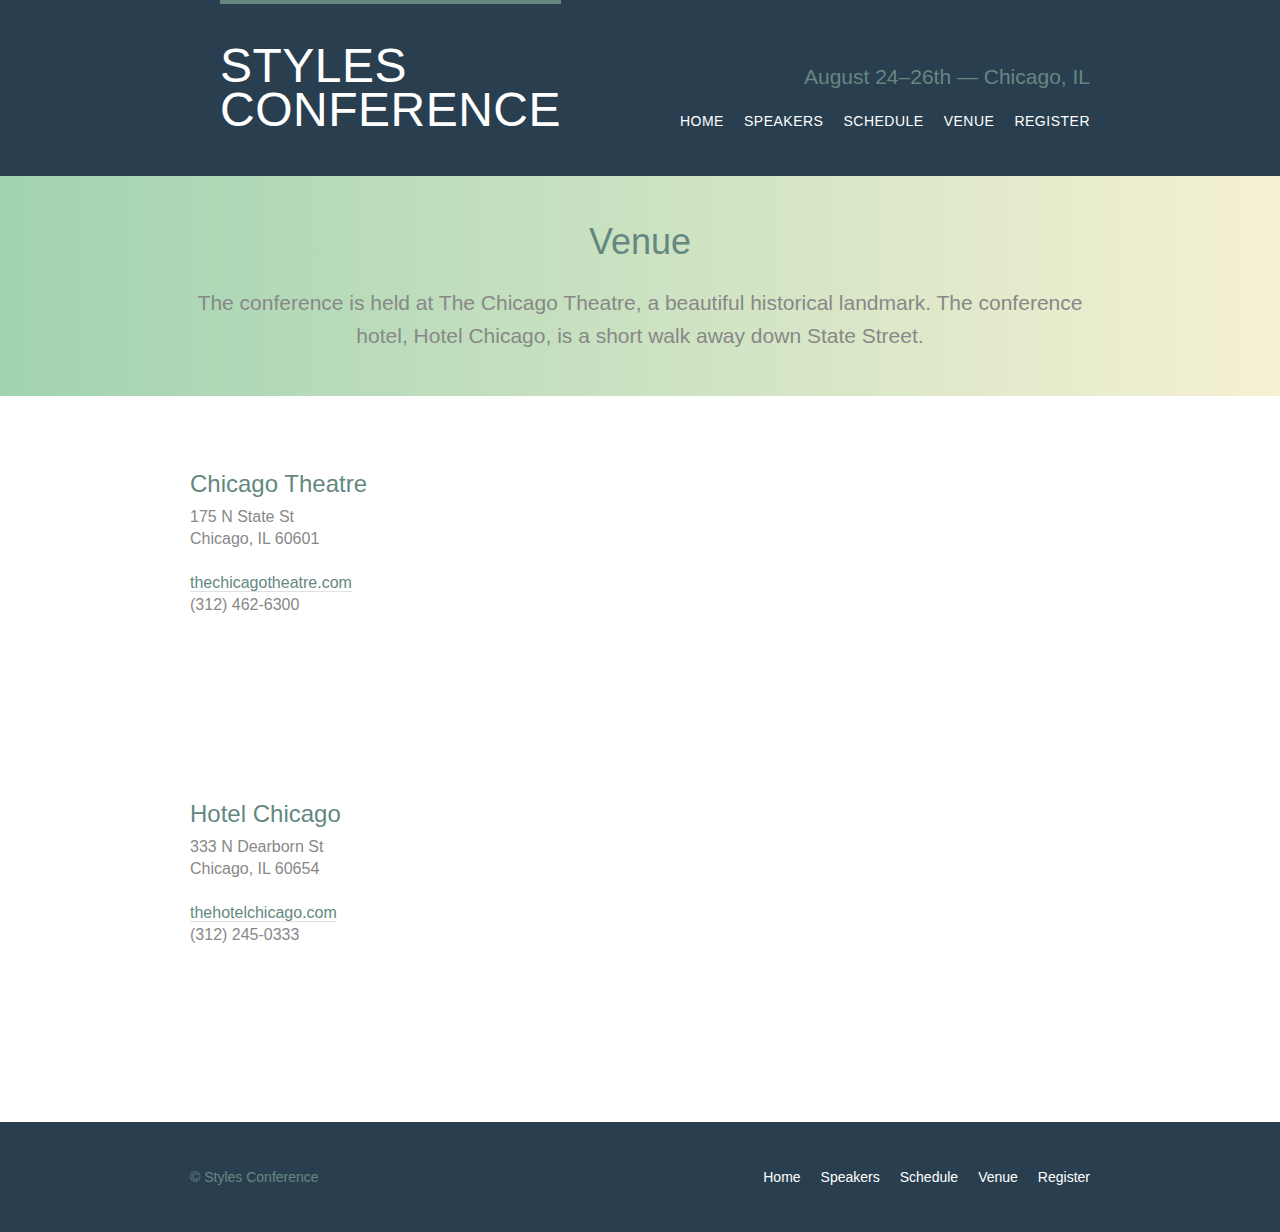
<file: venue.html>
<!DOCTYPE html>
<html lang="en">
<head>
  <meta charset="utf-8">
  <title>Styles Conference</title>
  <link rel="stylesheet" href="assets/stylesheets/main.css">
</head>
<body>
  <header class="primary-header container group">
    <section class="container">
      <h1 class="logo">
        <a href="index.html">Styles <br> Conference</a>
      </h1>
    </section>
    <h3 class="tagline">August 24&ndash;26th &mdash; Chicago, IL</h3>
    <nav class="nav primary-nav">
      <ul>
        <li><a href="index.html">Home</a></li><!--
        --><li><a href="speakers.html">Speakers</a></li><!--
        --><li><a href="schedule.html">Schedule</a></li><!--
        --><li><a href="venue.html">Venue</a></li><!--
        --><li><a href="register.html">Register</a></li>
      </ul>
    </nav>
  </header>
  <section class="row-alt">
    <div class="lead container">
      <h1>Venue</h1>
      <p>The conference is held at The Chicago Theatre, a beautiful historical landmark. The conference hotel, Hotel Chicago, is a short walk away down State Street.</p>
    </div>
  </section>
  <section class="row">
    <div class="grid">
      <section class="venue-theatre">
        <div class="col-1-3">
          <h2>Chicago Theatre</h2>
          <p>175 N State St<br>Chicago, IL 60601</p>
          <p><a href="http://www.thechicagotheatre.com/">thechicagotheatre.com</a><br>(312) 462-6300</p>
        </div><!--
        --><iframe class="col-2-3 venue-map" src="https://www.google.com/maps/embed?pb=!1m18!1m12!1m3!1d2970.3471181070527!2d-87.62969368385774!3d41.885391379221645!2m3!1f0!2f0!3f0!3m2!1i1024!2i768!4f13.1!3m3!1m2!1s0x880e2caff598f035%3A0xed6d5c288e9b5ad2!2s175+N+State+St%2C+Chicago%2C+IL+60601!5e0!3m2!1sen!2sus!4v1447986382738" width="600" height="450" frameborder="0" style="border:0" allowfullscreen></iframe>
      </section>      
      <section class="venue-hotel">
        <div class="col-1-3">
          <h2>Hotel Chicago</h2>
          <p>333 N Dearborn St<br>Chicago, IL 60654</p>
          <p><a href="http://thehotelchicago.com/">thehotelchicago.com</a><br>(312) 245-0333</p>
        </div><!--
        --><iframe class="col-2-3 venue-map" src="https://www.google.com/maps/embed?pb=!1m18!1m12!1m3!1d2970.194764876864!2d-87.63102518385766!3d41.88866827922124!2m3!1f0!2f0!3f0!3m2!1i1024!2i768!4f13.1!3m3!1m2!1s0x880e2cb1dbe69421%3A0x54e0e624f39adfbe!2s333+N+Dearborn+St%2C+Chicago%2C+IL+60654!5e0!3m2!1sen!2sus!4v1447986434828" width="600" height="450" frameborder="0" style="border:0" allowfullscreen></iframe>
      </section>
    </div>
  </section>
  <footer class="container primary-footer group">
    <small>&copy; Styles Conference</small>
    <nav class="nav">
      <ul>
        <li><a href="index.html">Home</a></li><!--
        --><li><a href="speakers.html">Speakers</a></li><!--
        --><li><a href="schedule.html">Schedule</a></li><!--
        --><li><a href="venue.html">Venue</a></li><!--
        --><li><a href="register.html">Register</a></li>
      </ul>
    </nav>
  </footer>
</body>
</html>
</file>
<file: assets/stylesheets/main.css>
/* http://meyerweb.com/eric/tools/css/reset/ 
   v2.0 | 20110126
   License: none (public domain)
*/

html, body, div, span, applet, object, iframe,
h1, h2, h3, h4, h5, h6, p, blockquote, pre,
a, abbr, acronym, address, big, cite, code,
del, dfn, em, img, ins, kbd, q, s, samp,
small, strike, strong, sub, sup, tt, var,
b, u, i, center,
dl, dt, dd, ol, ul, li,
fieldset, form, label, legend,
table, caption, tbody, tfoot, thead, tr, th, td,
article, aside, canvas, details, embed, 
figure, figcaption, footer, header, hgroup, 
menu, nav, output, ruby, section, summary,
time, mark, audio, video {
  margin: 0;
  padding: 0;
  border: 0;
  font-size: 100%;
  font: inherit;
  vertical-align: baseline;
}
/* HTML5 display-role reset for older browsers */
article, aside, details, figcaption, figure, 
footer, header, hgroup, menu, nav, section {
  display: block;
}
body {
  line-height: 1;
}
ol, ul {
  list-style: none;
}
blockquote, q {
  quotes: none;
}
blockquote:before, blockquote:after,
q:before, q:after {
  content: '';
  content: none;
}
table {
  border-collapse: collapse;
  border-spacing: 0;
}

/*
=====================================
Custom Styles
=====================================
*/

body {
  color: #888;
  background: #293f50;
  font: 300 16px/22px "Lato", "Open Sans", "Helvetica Neue", Helvetica, Arial, sans-serif;
}

h1, h2, h3, h4 {
  color: #648880;
}

h1 {
  font-size: 36px;
  line-height: 44px;
}

h2 {
  font-size: 24px;
  line-height: 44px;
}

h3 {
  font-size: 21px;
}

h4 {
  font-size: 18px;
}

h5 {
  color: #a9b2b9;
  font-size: 14px;
  font-weight: 400;
  text-transform: uppercase;
}

strong {
  font-weight: 400;
}

cite, em {
  font-style: italic;
}

/*
=====================================
Links
=====================================
*/

a:hover {
  color: #a9b2b9;
}

a {
  color: #648880;
  text-decoration: none;
}

p a {
  border-bottom: 1px solid  #dfe2e5;
}

.primary-header a,
.primary-footer a {
  color: #fff;
}

.primary-header a:hover,
.primary-footer a:hover {
  color: #648880;
}

/*
=====================================
Grid
=====================================
*/

*,
*:before,
*:after {
  -webkit-box-sizing: border-box;
  -moz-box-sizing: border-box;
  box-sizing: border-box;
}

.container,
.grid {
  margin: 0 auto;
  width: 960px;
}

.container {
  padding-left: 30px;
  padding-right: 30px;
}

.col-1-3 {
  width: 33.33%;
}

.col-2-3 {
  width: 66.66%;
}

.col-1-3,
.col-2-3 {
  display: inline-block;
  vertical-align: top;
}

.grid,
.col-1-3,
.col-2-3 {
  padding-left: 15px;
  padding-right: 15px;
}

/*
=====================================
Typography
=====================================
*/

h1, h3, h4, h5, p {
  margin-bottom: 22px;
}

/*
=====================================
Leads
=====================================
*/

.lead {
  text-align: center;
}

.lead p {
  font-size: 21px;
  line-height: 33px;
}

/*
=====================================
Buttons
=====================================
*/

.btn {
  border-radius: 5px;
  color: #fff;
  cursor: pointer;
  display: inline-block;
  font-weight: 400;
  letter-spacing: .5px;
  margin: 0;
  text-transform: uppercase;
}

.btn-alt {
  border: 1px solid #fff;
  padding: 10px 30px;
}

.btn-alt:hover {
  background: #fff;
  color: #648880;
}

.btn-default {
  border: 0;
  background: #648880;
  padding: 11px 30px;
  font-size: 14px;
}

.btn-default:hover {
  background: #77a198;
}

/*
=====================================
Clearfix
=====================================
*/

.group:before,
.group:after {
  content: "";
  display: table;
}

.group:after {
  clear: both;
}

.group {
  clear: both;
  *zoom: 1;
}

/*
=====================================
Rows
=====================================
*/

.row,
.row-alt {
  min-width: 960px;
}

.row {
  background: #fff;
  padding: 66px 0 44px 0;
}

.row-alt {
  background: #cbe2c1;
  background: -webkit-linear-gradient(to right, #a1d3b0, #f6f1d3);
  background: -moz-linear-gradient(to right, #a1d3b0, #f6f1d3);
  background: linear-gradient(to right, #a1d3b0, #f6f1d3);
  padding: 44px 0 22px 0;
}

/*
=====================================
Primary header
=====================================
*/

.logo {
  border-top: 4px solid  #648880;
  float: left;
  font-size: 48px;
  font-weight: 100;
  letter-spacing: .5px;
  line-height: 44px;
  padding: 40px 0 22px 0;
  text-transform: uppercase;
}

.tagline {
  margin: 66px 0 22px 0;
  text-align: right;
}

.primary-nav {
  font-size: 14px;
  font-weight: 400;
  letter-spacing: .5px;
  text-transform: uppercase;
}

/*
=====================================
Navigation
=====================================
*/

.nav {
  text-align: right;
}

.nav li {
  display: inline-block;
  margin: 0 10px;
  vertical-align: top;
}

.nav li:last-child {
  margin-right: 0;
}

/*
=====================================
Primary footer
=====================================
*/

.primary-footer small {
  float: left;
  font-weight: 400;
}

.primary-footer {
  color: #648880;
  font-size: 14px;
  padding-bottom: 44px;
  padding-top: 44px;
}

/*
=====================================
Home
=====================================
*/

.hero {
  color: #fff;
  line-height: 44px;
  padding: 22px 80px 66px 80px;
  text-align: center;
}

.hero h2 {
  font-size: 36px;
}

.hero p {
  font-size: 24px;
  font-weight: 100;
}

.teaser a:hover h3 {
  color: #a9b2b9;
}

.teaser img {
  border-radius: 5px;
  display: block;
  margin-bottom: 22px;
  max-width: 100%;
}

/*
=====================================
Speakers
=====================================
*/

.speaker-info {
  border: 1px solid #dfe2e5;
  border-radius: 5px;
  margin-top: 88px;
  padding-bottom: 22px;
  text-align: center;
}

.speaker-info img {
  border-radius: 50%;
  height: 130px;
  margin: -66px 0 22px 0;
  vertical-align: top;
}

.speaker {
  margin-bottom: 44px;
}

/*
=====================================
Schedule
=====================================
*/

table {
  margin-bottom: 44px;
  width: 100%;
}

table:last-child {
  margin-bottom: 0;
}

th,
td {
  padding-bottom: 22px;
  vertical-align: top;
}

th {
  padding-right: 45px;
  text-align: right;
  width: 20%;
}

td {
  width: 40%;
}

thead {
  line-height: 44px;
}

thead th {
  color: #648880;
  font-size: 24px;
}

tbody th {
  color: #a9b2b9;
  font-size: 14px;
  font-weight: 400;
  padding-top: 22px;
  text-transform: uppercase;
}

tbody td {
  border-top: 1px solid #dfe2e5;
  padding-top: 21px;
}

tbody td:first-of-type {
  padding-right: 15px;
}

tbody td:last-of-type {
  padding-left: 15px;
}

tbody td:only-of-type {
  padding-left: 0;
  padding-right: 0;
}

table a {
  color: #888;
}

table h4 {
  margin-bottom: 0;
}

.schedule-offset {
  color: #a9b2b9;
}
/*
=====================================
Venue
=====================================
*/

.venue-theatre {
  margin-bottom: 66px;
}

.venue-hotel {
  margin-bottom: 22px;
}

.venue-map {
  height: 264px;
}

/*
=====================================
Register
=====================================
*/

.why-attend {
  list-style: square;
  margin: 0 0 22px 30px;
}

form {
  margin-bottom: 22px;
}

input,
select,
textarea {
  font: 300 16px/22px "Lato", "Open Sans", "Helvetica Neue", Helvetica, Arial, sans-serif;
}

.register-group label {
  color: #648880;
  cursor: pointer;
  font-weight: 400;
}

.register-group input,
.register-group select,
.register-group textarea {
  border: 1px solid #c6c9cc;
  border-radius: 5px;
  color: #888;
  display: block;
  margin: 5px 0 27px 0;
  padding: 5px 8px;
}

.register-group input,
.register-group textarea {
  width: 100%;
}

.register-group select {
  height: 34px;
  width: 60px;
}

.register-group textarea {
  height: 78px;
}
</file>
